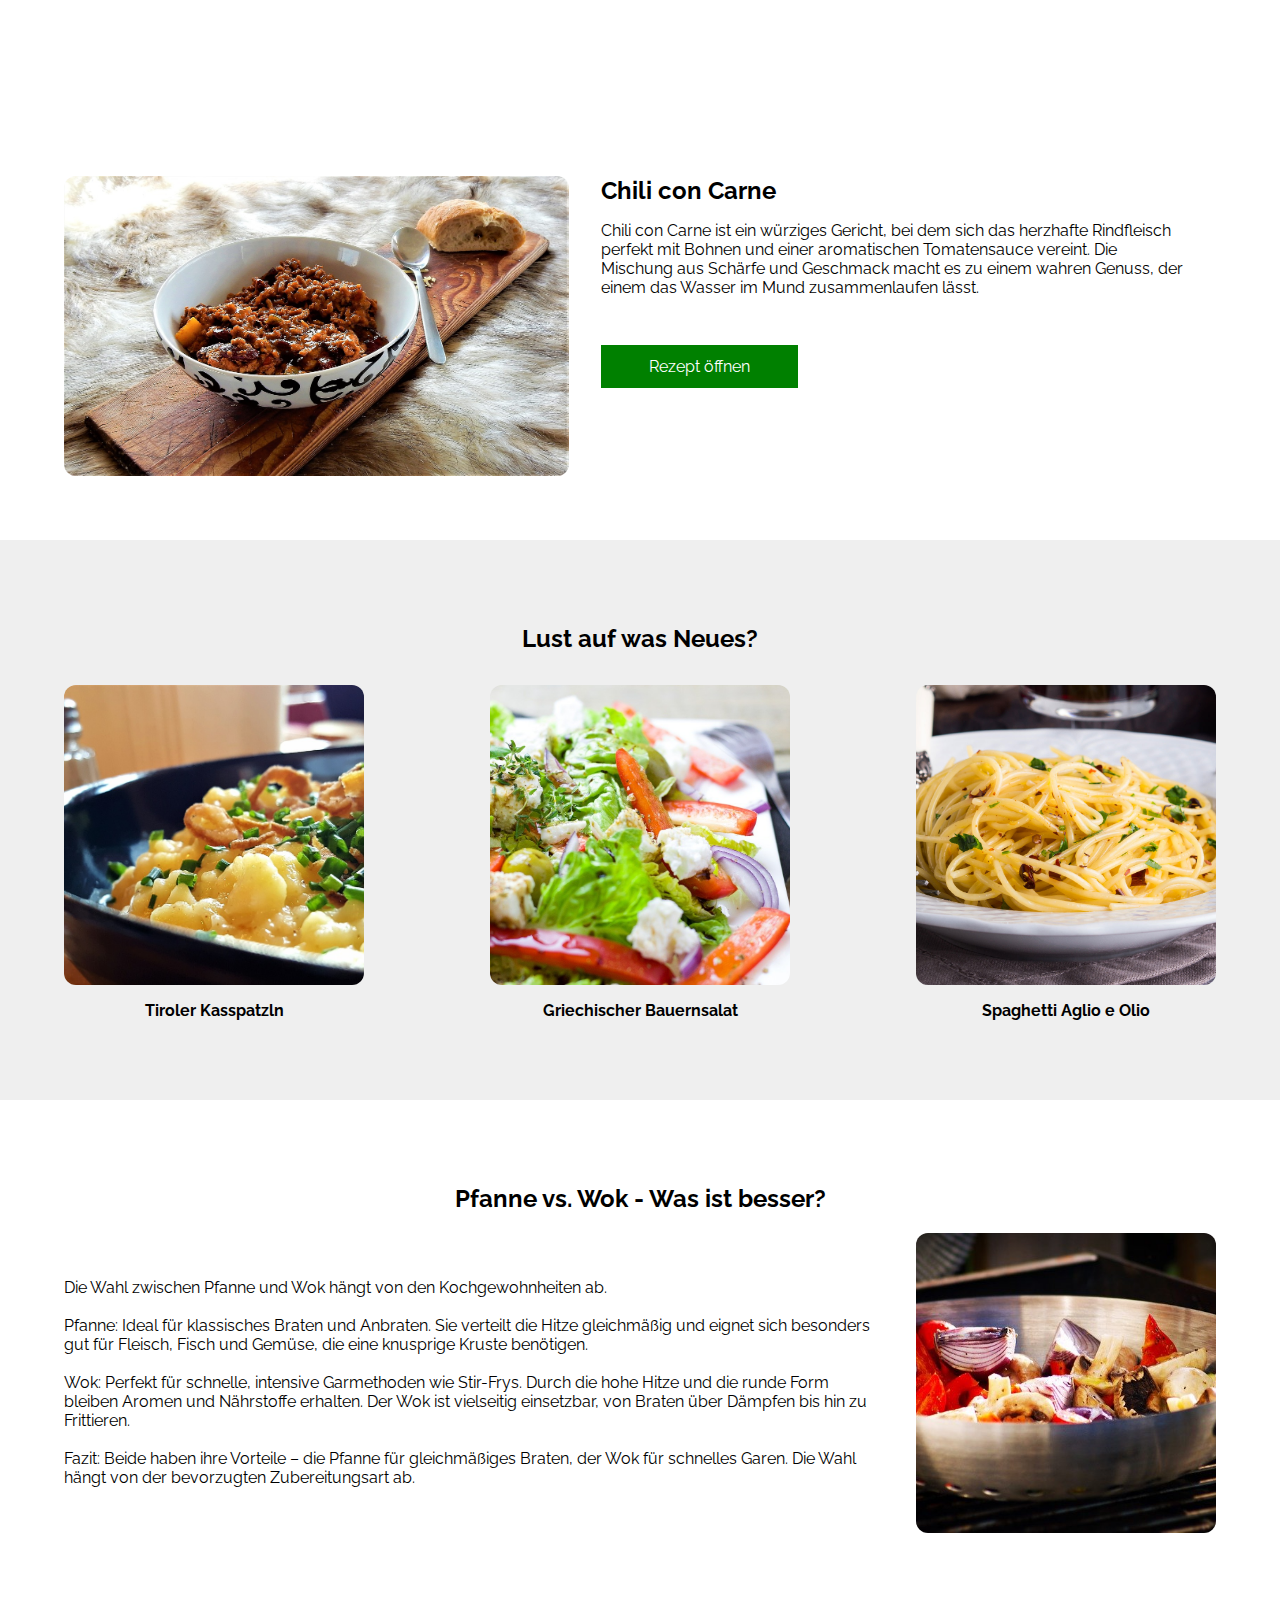
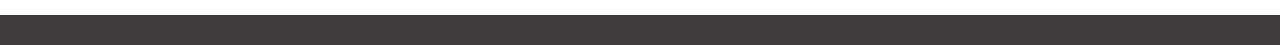
<file: index.html>
<!DOCTYPE html>
<html lang="en">
  <head>
    <meta charset="UTF-8" />
    <meta name="viewport" content="width=device-width, initial-scale=1.0" />
    <title>Kochwelt</title>
    <link rel="stylesheet" href="./css/style.css" />
    <link rel="stylesheet" href="./css/index.css" />
    <link rel="icon" href="./assets/img/logo_small.png" />
    <script
      src="https://code.jquery.com/jquery-3.3.1.js"
      integrity="sha256-2Kok7MbOyxpgUVvAk/HJ2jigOSYS2auK4Pfzbm7uH60="
      crossorigin="anonymous"
    ></script>
    <script>
      $(function () {
        $("#header").load("header.html");
        $("#footer").load("footer.html");
      });
    </script>
  </head>

  <body>
    <!-- HEADER SECTION ######################################################################################################### -->

    <div id="header"></div>

    <!-- MAIN CONTENT SECTION ############################################################################################## -->
    <main>
      <!-- SECTION TOP -->
      <section class="section-top">
        <div class="basicContentWidth">
          <div class="section-top-img-box">
            <a href="chili.html"
              ><img
                class="section-top-img"
                src="./assets/img/chili-con-carne.jpg"
                alt="French Croissant"
            /></a>
          </div>
          <div class="section-top-content-box">
            <h2>Chili con Carne</h2>
            <p>
              Chili con Carne ist ein würziges Gericht, bei dem sich das
              herzhafte Rindfleisch perfekt mit Bohnen und einer aromatischen
              Tomatensauce vereint. Die Mischung aus Schärfe und Geschmack macht
              es zu einem wahren Genuss, der einem das Wasser im Mund
              zusammenlaufen lässt.
            </p>
            <a href="chili.html" class="button-green">Rezept öffnen</a>
          </div>
        </div>
      </section>

      <!-- SECTION MIDDLE -->
      <section class="section-middle">
        <div class="basicContentWidth sectionMiddleFlex">
          <h2>Lust auf was Neues?</h2>
          <div class="food-container">
            <a href="spaetzle.html">
              <div class="food-box">
                <img
                  class="food-image"
                  src="./assets/img/kaesespaetzle.jpg"
                  alt=""
                />
                <p class="food-name">Tiroler Kasspatzln</p>
              </div>
            </a>
            <a href="salat.html">
              <div class="food-box">
                <img class="food-image" src="./assets/img/salad.jpg" alt="" />
                <p class="food-name">Griechischer Bauernsalat</p>
              </div>
            </a>
            <a href="spaghetti.html">
              <div class="food-box">
                <img
                  class="food-image"
                  src="./assets/img/spaghetti-AEO.jpg"
                  alt=""
                />
                <p class="food-name">Spaghetti Aglio e Olio</p>
              </div>
            </a>
          </div>
        </div>
      </section>

      <!-- SECTION BOTTOM -->
      <section class="section-bottom">
        <div class="basicContentWidth sectionBottomFlex">
          <h2>Pfanne vs. Wok - Was ist besser?</h2>
          <div class="sectionBottomContent">
            <p>
              Die Wahl zwischen Pfanne und Wok hängt von den Kochgewohnheiten
              ab.
              <br />
              <br />
              Pfanne: Ideal für klassisches Braten und Anbraten. Sie verteilt
              die Hitze gleichmäßig und eignet sich besonders gut für Fleisch,
              Fisch und Gemüse, die eine knusprige Kruste benötigen.
              <br />
              <br />
              Wok: Perfekt für schnelle, intensive Garmethoden wie Stir-Frys.
              Durch die hohe Hitze und die runde Form bleiben Aromen und
              Nährstoffe erhalten. Der Wok ist vielseitig einsetzbar, von Braten
              über Dämpfen bis hin zu Frittieren.
              <br />
              <br />
              Fazit: Beide haben ihre Vorteile – die Pfanne für gleichmäßiges
              Braten, der Wok für schnelles Garen. Die Wahl hängt von der
              bevorzugten Zubereitungsart ab.
            </p>
            <img class="food-image" src="./assets/img/wok.jpg" alt="" />
          </div>
        </div>
      </section>
    </main>

    <!-- FOOTER SECTION ##################################################################################################### -->
    <footer id="footer"></footer>
  </body>
</html>
</file>
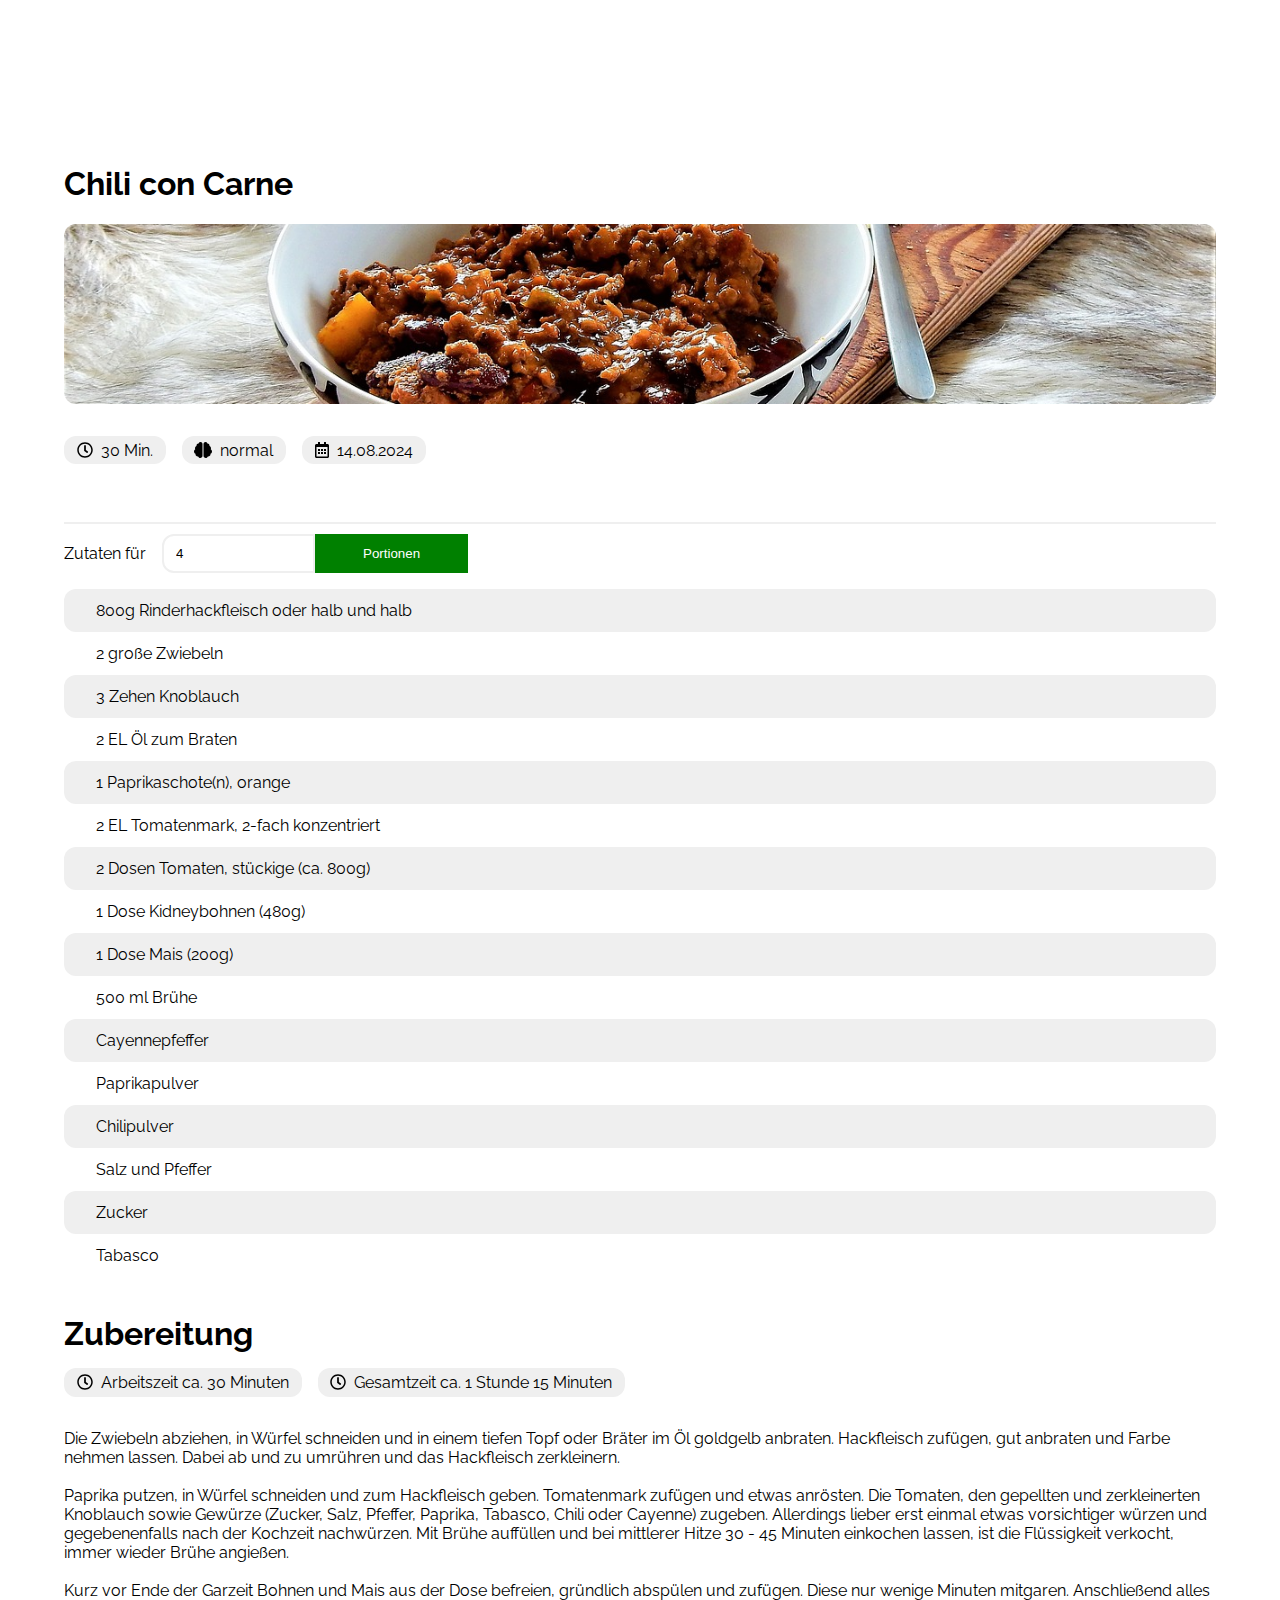
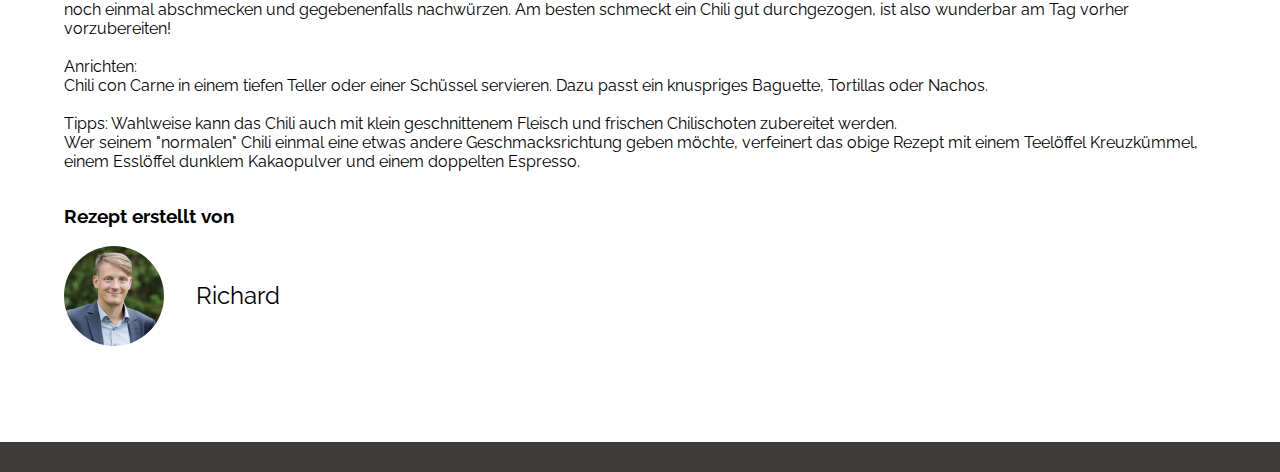
<file: chili.html>
<!DOCTYPE html>
<html lang="en">

<head>
  <meta charset="UTF-8" />
  <meta name="viewport" content="width=device-width, initial-scale=1.0" />
  <title>Kochwelt</title>
  <link rel="stylesheet" href="./css/style.css" />
  <link rel="stylesheet" href="./css/recipeRichard.css" />
  <link rel="icon" href="./assets/img/logo_small.png" />
  <script src="https://code.jquery.com/jquery-3.3.1.js" integrity="sha256-2Kok7MbOyxpgUVvAk/HJ2jigOSYS2auK4Pfzbm7uH60="
    crossorigin="anonymous">
    </script>
  <script>
    $(function () {
      $("#header").load("header.html");
      $("#footer").load("footer.html");
    });
  </script>
</head>

<body>
  <!-- HEADER SECTION ######################################################################################################### -->

  <div id="header"></div>

  <!-- MAIN CONTENT SECTION ############################################################################################## -->
  <main>
    <!-- recipeTopSection -->
    <section class="recipeTopSection basicContentWidth">
      <h1>Chili con Carne</h1>
      <div class="imageBoxRecipeTopSection">
        <img class="imageCover" src="./assets/img/chili-con-carne.jpg" alt="Bild eines köstlichen Bauernsalats" />
      </div>
      <div class="recipeDataContainer">
        <div class="recipeDataBox">
          <img src="./assets/img/clock-regular.svg" alt="Dauer der Zubereitung" />
          <p>30 Min.</p>
        </div>
        <div class="recipeDataBox">
          <img src="./assets/img/brain-solid.svg" alt="Schwierigkeit" />
          <p>normal</p>
        </div>
        <div class="recipeDataBox">
          <img src="./assets/img/calendar-alt-regular.svg" alt="Erstellt am:" />
          <p>14.08.2024</p>
        </div>
      </div>
      <div class="divider"></div>
    </section>

    <!-- recipeMiddleSection -->
    <section class="recipeMiddleSection basicContentWidth">
      <div class="recipeInputPortionContainer">
        <div>Zutaten für</div>
        <input onfocus="enterToCalculat()" type="number" min="1" name="" value="4" id="recipeNumberOfPortion" />
        <button onclick="calculateAmount()" class="button-green">Portionen</button>
      </div>

      <!-- recipeIncredientsList -->
      <ul class="recipeIncredientsList">
        <li class="liCappucino">
          <div id="recipeIncredientsNumber-1"><span>800</span>g Rinderhackfleisch oder halb und halb</div>
        </li>

        <li>
          <div id="recipeIncredientsNumber-2">
            <span>2</span> große Zwiebeln
          </div>
        </li>

        <li class="liCappucino">
          <div id="recipeIncredientsNumber-3"><span>3</span> Zehen Knoblauch</div>
        </li>

        <li>
          <div id="recipeIncredientsNumber-4"><span>2</span> EL Öl zum Braten</div>
        </li>

        <li class="liCappucino">
          <div id="recipeIncredientsNumber-9"><span>1</span> Paprikaschote(n), orange</div>
        </li>

        <li>
          <div id="recipeIncredientsNumber-10"><span>2</span> EL Tomatenmark, 2-fach konzentriert</div>
        </li>

        <li class="liCappucino">
          <div id="recipeIncredientsNumber-5"><span>2</span> Dosen Tomaten, stückige (ca. <span>800</span>g)</div>
        </li>

        <li>
          <div id="recipeIncredientsNumber-6">
            <span>1</span> Dose Kidneybohnen (<span>480</span>g)
          </div>
        </li>

        <li class="liCappucino">
          <div id="recipeIncredientsNumber-7"><span>1</span> Dose Mais (<span>200</span>g)</div>
        </li>

        <li>
          <div id="recipeIncredientsNumber-8"><span>500</span> ml Brühe</div>
        </li>

        <li class="liCappucino">
          <div id="recipeIncredientsNumber-9">Cayennepfeffer</div>
        </li>

        <li>
          <div id="recipeIncredientsNumber-10">Paprikapulver</div>
        </li>

        <li class="liCappucino">
          <div id="recipeIncredientsNumber-5">Chilipulver</div>
        </li>

        <li>
          <div id="recipeIncredientsNumber-6">
            Salz und Pfeffer
          </div>
        </li>

        <li class="liCappucino">
          <div id="recipeIncredientsNumber-7">Zucker</div>
        </li>

        <li>
          <div id="recipeIncredientsNumber-8">Tabasco</div>
        </li>
      </ul>
    </section>

    <!-- recipeBottomSection -->
    <section class="recipeBottomSection basicContentWidth">
      <h1>Zubereitung</h1>
      <!-- recipeDataContainer -->
      <div class="recipeDataContainer">
        <div class="recipeDataBox">
          <img src="./assets/img/clock-regular.svg" alt="Zubereitungsdauer" />
          <p>Arbeitszeit ca. 30 Minuten</p>
        </div>
        <div class="recipeDataBox">
          <img src="./assets/img/clock-regular.svg" alt="Zubereitungsdauer gesamt" />
          <p>Gesamtzeit ca. 1 Stunde 15 Minuten</p>
        </div>
      </div>
      <!-- recipe text -->
      <p>
        Die Zwiebeln abziehen, in Würfel schneiden und in einem tiefen Topf oder Bräter im Öl goldgelb anbraten.
        Hackfleisch zufügen, gut anbraten und Farbe nehmen lassen. Dabei ab und zu umrühren und das Hackfleisch
        zerkleinern.
        <br><br>
        Paprika putzen, in Würfel schneiden und zum Hackfleisch geben. Tomatenmark zufügen und etwas anrösten. Die
        Tomaten, den gepellten und zerkleinerten Knoblauch sowie Gewürze (Zucker, Salz, Pfeffer, Paprika, Tabasco, Chili
        oder Cayenne) zugeben. Allerdings lieber erst einmal etwas vorsichtiger würzen und gegebenenfalls nach der
        Kochzeit nachwürzen. Mit Brühe auffüllen und bei mittlerer Hitze 30 - 45 Minuten einkochen lassen, ist die
        Flüssigkeit verkocht, immer wieder Brühe angießen.
        <br><br>
        Kurz vor Ende der Garzeit Bohnen und Mais aus der Dose befreien, gründlich abspülen und zufügen. Diese nur
        wenige Minuten mitgaren. Anschließend alles noch einmal abschmecken und gegebenenfalls nachwürzen. Am besten
        schmeckt ein Chili gut durchgezogen, ist also wunderbar am Tag vorher vorzubereiten!
        <br><br>
        Anrichten:<br>
        Chili con Carne in einem tiefen Teller oder einer Schüssel servieren. Dazu passt ein knuspriges Baguette,
        Tortillas oder Nachos.
        <br><br>
        Tipps: Wahlweise kann das Chili auch mit klein geschnittenem Fleisch und frischen Chilischoten zubereitet
        werden.<br>
        Wer seinem "normalen" Chili einmal eine etwas andere Geschmacksrichtung geben möchte, verfeinert das obige
        Rezept mit einem Teelöffel Kreuzkümmel, einem Esslöffel dunklem Kakaopulver und einem doppelten Espresso.
      </p>
      <h3>Rezept erstellt von</h3>
      <div class="profileChef">
        <img src="./assets/img/RichardProfilbild.jpg" alt="Profile Image">
        <p>Richard</p>
      </div>
    </section>
  </main>
  <!-- FOOTER SECTION ##################################################################################################### -->
  <footer id="footer"></footer>
</body>
<script src="./js/calculateIncredients.js"></script>

</html>
</file>
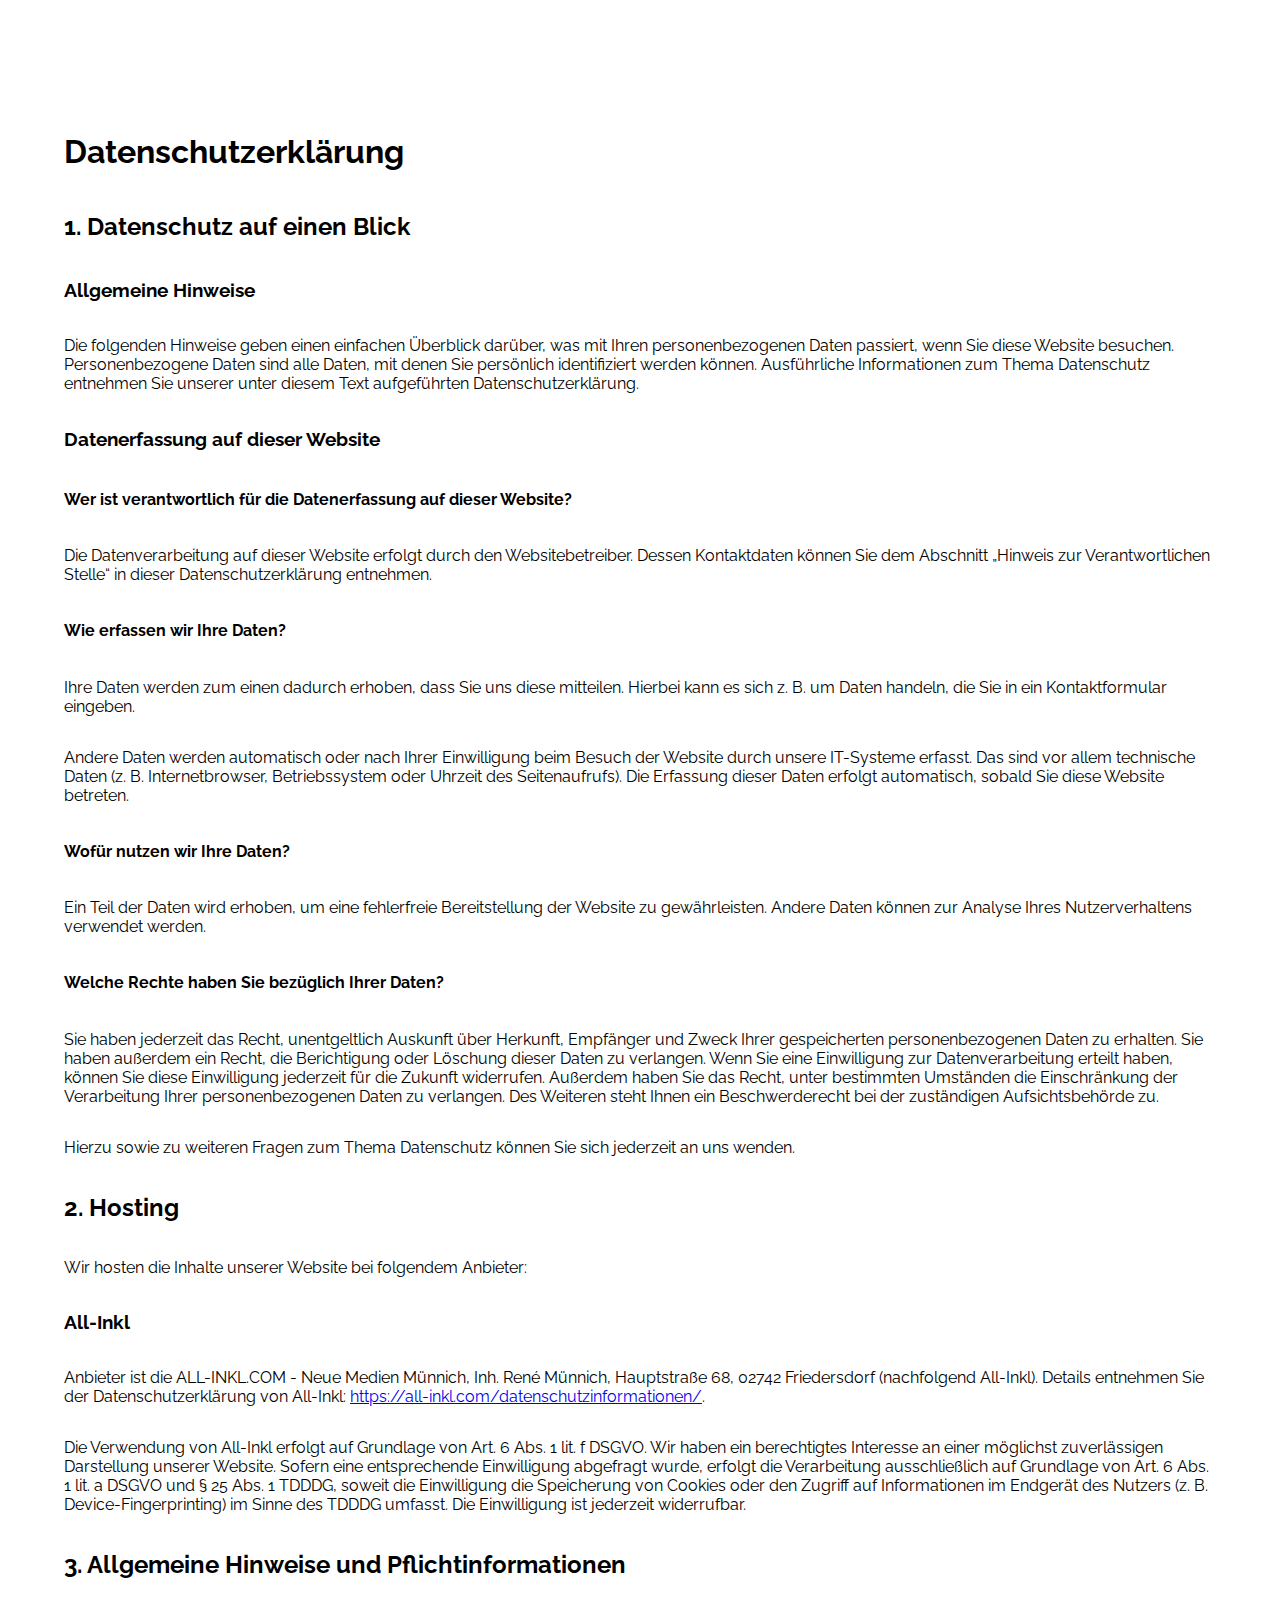
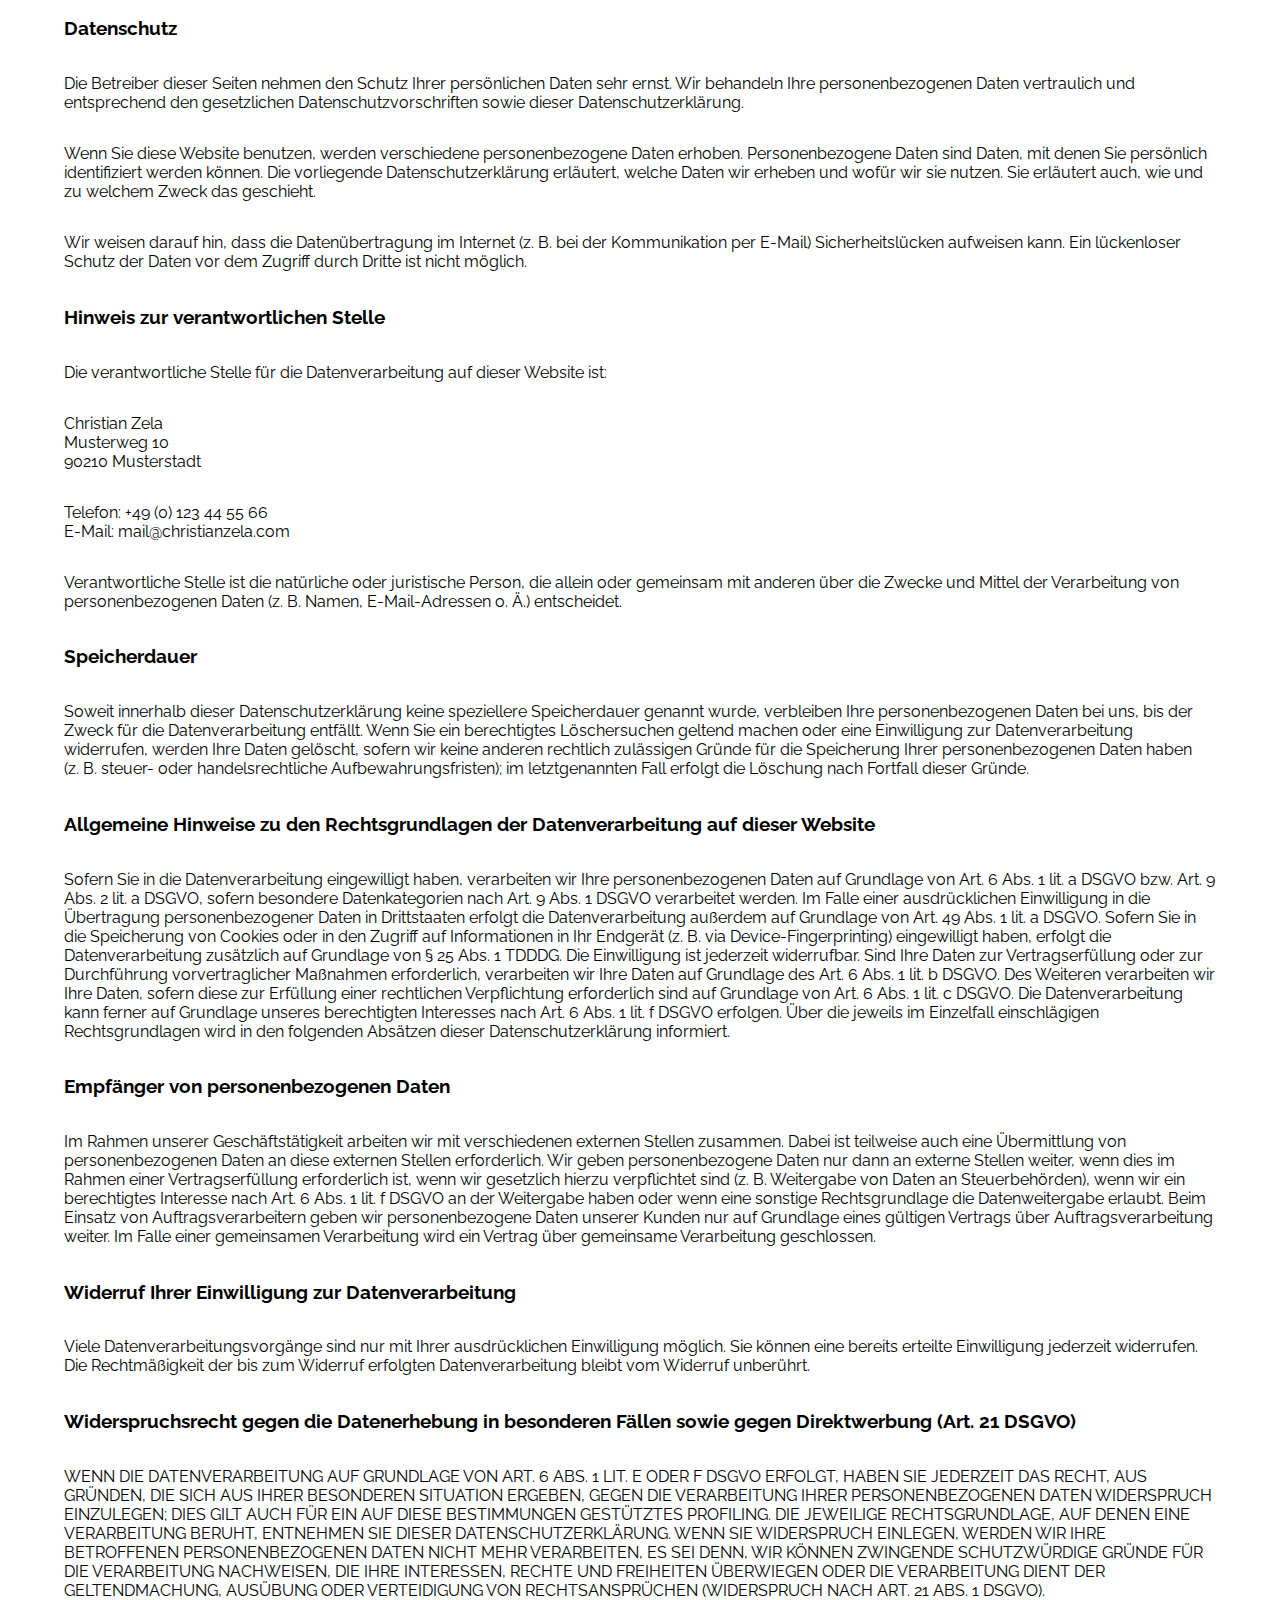
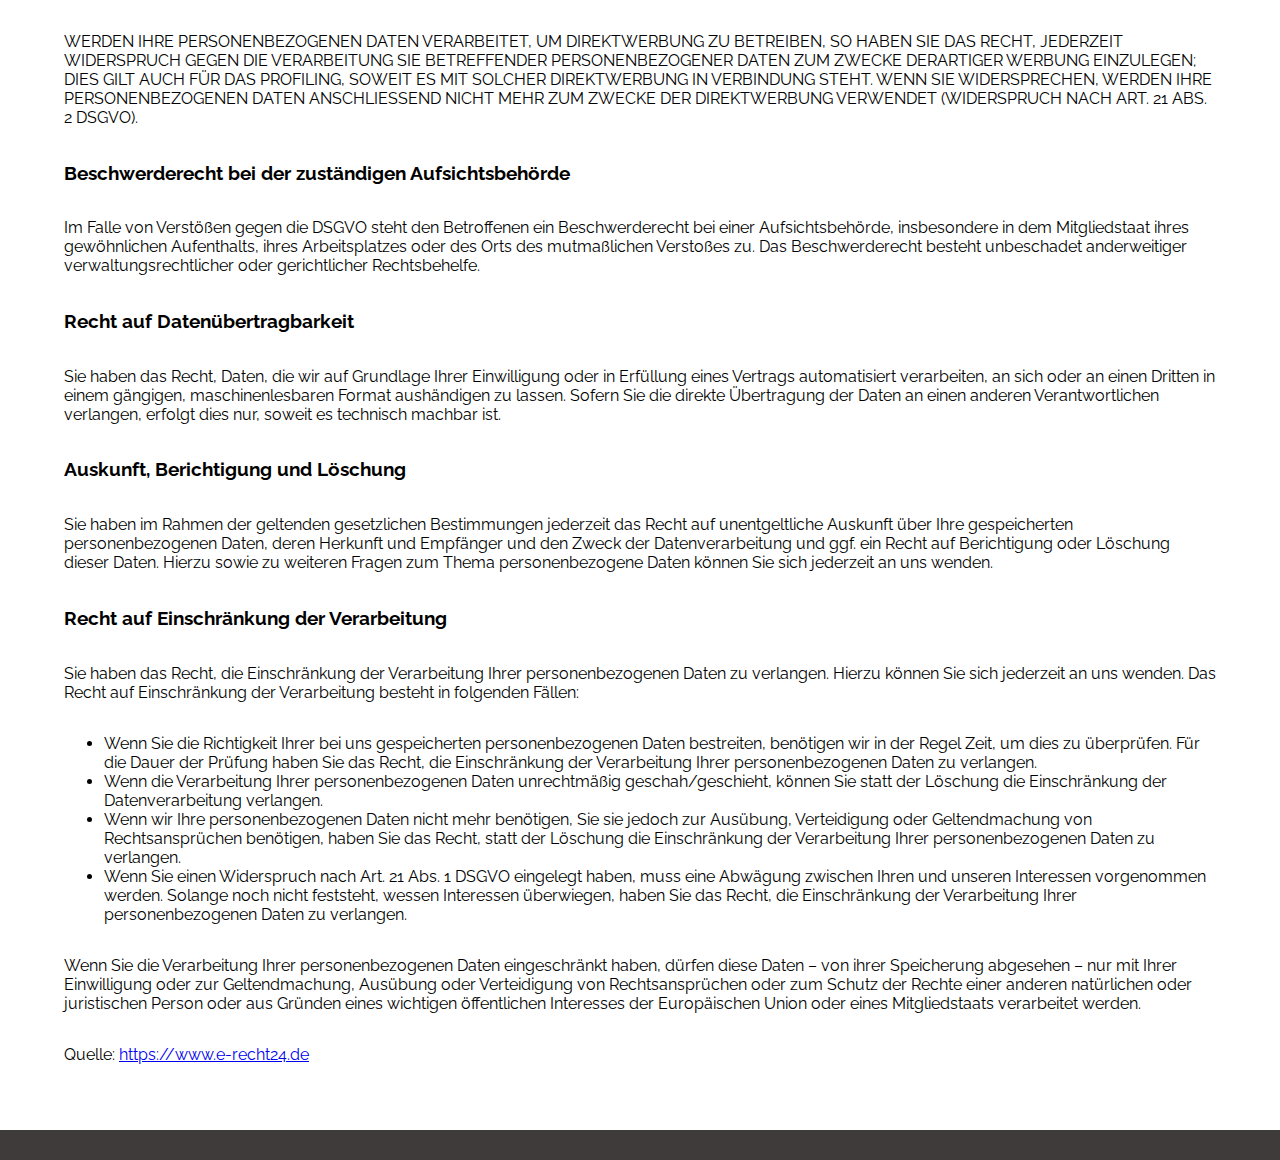
<file: datenschutz.html>
<!DOCTYPE html>
<html lang="en">

<head>
    <meta charset="UTF-8" />
    <meta name="viewport" content="width=device-width, initial-scale=1.0" />
    <title>Kochwelt</title>
    <link rel="stylesheet" href="./css/style.css" />
    <link rel="icon" href="./assets/img/logo_small.png" />
    <script src="https://code.jquery.com/jquery-3.3.1.js"
        integrity="sha256-2Kok7MbOyxpgUVvAk/HJ2jigOSYS2auK4Pfzbm7uH60=" crossorigin="anonymous">
        </script>
    <script>
        $(function () {
            $("#header").load("header.html");
            $("#footer").load("footer.html");
        });
    </script>
</head>

<body>
    <!-- HEADER SECTION ######################################################################################################### -->

    <div id="header"></div>

    <!-- MAIN CONTENT SECTION ############################################################################################## -->
    <main class="main">
        <div style="margin-bottom:50px;" class="basicContentWidth flexColumn">

            <h1>Datenschutz&shy;erkl&auml;rung</h1>
            <h2>1. Datenschutz auf einen Blick</h2>
            <h3>Allgemeine Hinweise</h3>
            <p>Die folgenden Hinweise geben einen einfachen &Uuml;berblick dar&uuml;ber, was mit Ihren personenbezogenen
                Daten passiert, wenn Sie diese Website besuchen. Personenbezogene Daten sind alle Daten, mit denen Sie
                pers&ouml;nlich identifiziert werden k&ouml;nnen. Ausf&uuml;hrliche Informationen zum Thema Datenschutz
                entnehmen Sie unserer unter diesem Text aufgef&uuml;hrten Datenschutzerkl&auml;rung.</p>
            <h3>Datenerfassung auf dieser Website</h3>
            <h4>Wer ist verantwortlich f&uuml;r die Datenerfassung auf dieser Website?</h4>
            <p>Die Datenverarbeitung auf dieser Website erfolgt durch den Websitebetreiber. Dessen Kontaktdaten
                k&ouml;nnen Sie dem Abschnitt &bdquo;Hinweis zur Verantwortlichen Stelle&ldquo; in dieser
                Datenschutzerkl&auml;rung entnehmen.</p>
            <h4>Wie erfassen wir Ihre Daten?</h4>
            <p>Ihre Daten werden zum einen dadurch erhoben, dass Sie uns diese mitteilen. Hierbei kann es sich
                z.&nbsp;B. um Daten handeln, die Sie in ein Kontaktformular eingeben.</p>
            <p>Andere Daten werden automatisch oder nach Ihrer Einwilligung beim Besuch der Website durch unsere
                IT-Systeme erfasst. Das sind vor allem technische Daten (z.&nbsp;B. Internetbrowser, Betriebssystem oder
                Uhrzeit des Seitenaufrufs). Die Erfassung dieser Daten erfolgt automatisch, sobald Sie diese Website
                betreten.</p>
            <h4>Wof&uuml;r nutzen wir Ihre Daten?</h4>
            <p>Ein Teil der Daten wird erhoben, um eine fehlerfreie Bereitstellung der Website zu gew&auml;hrleisten.
                Andere Daten k&ouml;nnen zur Analyse Ihres Nutzerverhaltens verwendet werden.</p>
            <h4>Welche Rechte haben Sie bez&uuml;glich Ihrer Daten?</h4>
            <p>Sie haben jederzeit das Recht, unentgeltlich Auskunft &uuml;ber Herkunft, Empf&auml;nger und Zweck Ihrer
                gespeicherten personenbezogenen Daten zu erhalten. Sie haben au&szlig;erdem ein Recht, die Berichtigung
                oder L&ouml;schung dieser Daten zu verlangen. Wenn Sie eine Einwilligung zur Datenverarbeitung erteilt
                haben, k&ouml;nnen Sie diese Einwilligung jederzeit f&uuml;r die Zukunft widerrufen. Au&szlig;erdem
                haben Sie das Recht, unter bestimmten Umst&auml;nden die Einschr&auml;nkung der Verarbeitung Ihrer
                personenbezogenen Daten zu verlangen. Des Weiteren steht Ihnen ein Beschwerderecht bei der
                zust&auml;ndigen Aufsichtsbeh&ouml;rde zu.</p>
            <p>Hierzu sowie zu weiteren Fragen zum Thema Datenschutz k&ouml;nnen Sie sich jederzeit an uns wenden.</p>
            <h2>2. Hosting</h2>
            <p>Wir hosten die Inhalte unserer Website bei folgendem Anbieter:</p>
            <h3>All-Inkl</h3>
            <p>Anbieter ist die ALL-INKL.COM - Neue Medien M&uuml;nnich, Inh. Ren&eacute; M&uuml;nnich,
                Hauptstra&szlig;e 68, 02742 Friedersdorf (nachfolgend All-Inkl). Details entnehmen Sie der
                Datenschutzerkl&auml;rung von All-Inkl: <a href="https://all-inkl.com/datenschutzinformationen/"
                    target="_blank" rel="noopener noreferrer">https://all-inkl.com/datenschutzinformationen/</a>.</p>
            <p>Die Verwendung von All-Inkl erfolgt auf Grundlage von Art. 6 Abs. 1 lit. f DSGVO. Wir haben ein
                berechtigtes Interesse an einer m&ouml;glichst zuverl&auml;ssigen Darstellung unserer Website. Sofern
                eine entsprechende Einwilligung abgefragt wurde, erfolgt die Verarbeitung ausschlie&szlig;lich auf
                Grundlage von Art. 6 Abs. 1 lit. a DSGVO und &sect; 25 Abs. 1 TDDDG, soweit die Einwilligung die
                Speicherung von Cookies oder den Zugriff auf Informationen im Endger&auml;t des Nutzers (z.&nbsp;B.
                Device-Fingerprinting) im Sinne des TDDDG umfasst. Die Einwilligung ist jederzeit widerrufbar.</p>

            <h2>3. Allgemeine Hinweise und Pflicht&shy;informationen</h2>
            <h3>Datenschutz</h3>
            <p>Die Betreiber dieser Seiten nehmen den Schutz Ihrer pers&ouml;nlichen Daten sehr ernst. Wir behandeln
                Ihre personenbezogenen Daten vertraulich und entsprechend den gesetzlichen Datenschutzvorschriften sowie
                dieser Datenschutzerkl&auml;rung.</p>
            <p>Wenn Sie diese Website benutzen, werden verschiedene personenbezogene Daten erhoben. Personenbezogene
                Daten sind Daten, mit denen Sie pers&ouml;nlich identifiziert werden k&ouml;nnen. Die vorliegende
                Datenschutzerkl&auml;rung erl&auml;utert, welche Daten wir erheben und wof&uuml;r wir sie nutzen. Sie
                erl&auml;utert auch, wie und zu welchem Zweck das geschieht.</p>
            <p>Wir weisen darauf hin, dass die Daten&uuml;bertragung im Internet (z.&nbsp;B. bei der Kommunikation per
                E-Mail) Sicherheitsl&uuml;cken aufweisen kann. Ein l&uuml;ckenloser Schutz der Daten vor dem Zugriff
                durch Dritte ist nicht m&ouml;glich.</p>
            <h3>Hinweis zur verantwortlichen Stelle</h3>
            <p>Die verantwortliche Stelle f&uuml;r die Datenverarbeitung auf dieser Website ist:</p>
            <p>Christian Zela<br />
                Musterweg 10<br />
                90210 Musterstadt</p>

            <p>Telefon: +49 (0) 123 44 55 66<br />
                E-Mail: mail@christianzela.com</p>
            <p>Verantwortliche Stelle ist die nat&uuml;rliche oder juristische Person, die allein oder gemeinsam mit
                anderen &uuml;ber die Zwecke und Mittel der Verarbeitung von personenbezogenen Daten (z.&nbsp;B. Namen,
                E-Mail-Adressen o. &Auml;.) entscheidet.</p>

            <h3>Speicherdauer</h3>
            <p>Soweit innerhalb dieser Datenschutzerkl&auml;rung keine speziellere Speicherdauer genannt wurde,
                verbleiben Ihre personenbezogenen Daten bei uns, bis der Zweck f&uuml;r die Datenverarbeitung
                entf&auml;llt. Wenn Sie ein berechtigtes L&ouml;schersuchen geltend machen oder eine Einwilligung zur
                Datenverarbeitung widerrufen, werden Ihre Daten gel&ouml;scht, sofern wir keine anderen rechtlich
                zul&auml;ssigen Gr&uuml;nde f&uuml;r die Speicherung Ihrer personenbezogenen Daten haben (z.&nbsp;B.
                steuer- oder handelsrechtliche Aufbewahrungsfristen); im letztgenannten Fall erfolgt die L&ouml;schung
                nach Fortfall dieser Gr&uuml;nde.</p>
            <h3>Allgemeine Hinweise zu den Rechtsgrundlagen der Datenverarbeitung auf dieser Website</h3>
            <p>Sofern Sie in die Datenverarbeitung eingewilligt haben, verarbeiten wir Ihre personenbezogenen Daten auf
                Grundlage von Art. 6 Abs. 1 lit. a DSGVO bzw. Art. 9 Abs. 2 lit. a DSGVO, sofern besondere
                Datenkategorien nach Art. 9 Abs. 1 DSGVO verarbeitet werden. Im Falle einer ausdr&uuml;cklichen
                Einwilligung in die &Uuml;bertragung personenbezogener Daten in Drittstaaten erfolgt die
                Datenverarbeitung au&szlig;erdem auf Grundlage von Art. 49 Abs. 1 lit. a DSGVO. Sofern Sie in die
                Speicherung von Cookies oder in den Zugriff auf Informationen in Ihr Endger&auml;t (z.&nbsp;B. via
                Device-Fingerprinting) eingewilligt haben, erfolgt die Datenverarbeitung zus&auml;tzlich auf Grundlage
                von &sect; 25 Abs. 1 TDDDG. Die Einwilligung ist jederzeit widerrufbar. Sind Ihre Daten zur
                Vertragserf&uuml;llung oder zur Durchf&uuml;hrung vorvertraglicher Ma&szlig;nahmen erforderlich,
                verarbeiten wir Ihre Daten auf Grundlage des Art. 6 Abs. 1 lit. b DSGVO. Des Weiteren verarbeiten wir
                Ihre Daten, sofern diese zur Erf&uuml;llung einer rechtlichen Verpflichtung erforderlich sind auf
                Grundlage von Art. 6 Abs. 1 lit. c DSGVO. Die Datenverarbeitung kann ferner auf Grundlage unseres
                berechtigten Interesses nach Art. 6 Abs. 1 lit. f DSGVO erfolgen. &Uuml;ber die jeweils im Einzelfall
                einschl&auml;gigen Rechtsgrundlagen wird in den folgenden Abs&auml;tzen dieser Datenschutzerkl&auml;rung
                informiert.</p>
            <h3>Empfänger von personenbezogenen Daten</h3>
            <p>Im Rahmen unserer Gesch&auml;ftst&auml;tigkeit arbeiten wir mit verschiedenen externen Stellen zusammen.
                Dabei ist teilweise auch eine &Uuml;bermittlung von personenbezogenen Daten an diese externen Stellen
                erforderlich. Wir geben personenbezogene Daten nur dann an externe Stellen weiter, wenn dies im Rahmen
                einer Vertragserf&uuml;llung erforderlich ist, wenn wir gesetzlich hierzu verpflichtet sind (z.&nbsp;B.
                Weitergabe von Daten an Steuerbeh&ouml;rden), wenn wir ein berechtigtes Interesse nach Art. 6 Abs. 1
                lit. f DSGVO an der Weitergabe haben oder wenn eine sonstige Rechtsgrundlage die Datenweitergabe
                erlaubt. Beim Einsatz von Auftragsverarbeitern geben wir personenbezogene Daten unserer Kunden nur auf
                Grundlage eines g&uuml;ltigen Vertrags &uuml;ber Auftragsverarbeitung weiter. Im Falle einer gemeinsamen
                Verarbeitung wird ein Vertrag &uuml;ber gemeinsame Verarbeitung geschlossen.</p>
            <h3>Widerruf Ihrer Einwilligung zur Datenverarbeitung</h3>
            <p>Viele Datenverarbeitungsvorg&auml;nge sind nur mit Ihrer ausdr&uuml;cklichen Einwilligung m&ouml;glich.
                Sie k&ouml;nnen eine bereits erteilte Einwilligung jederzeit widerrufen. Die Rechtm&auml;&szlig;igkeit
                der bis zum Widerruf erfolgten Datenverarbeitung bleibt vom Widerruf unber&uuml;hrt.</p>
            <h3>Widerspruchsrecht gegen die Datenerhebung in besonderen F&auml;llen sowie gegen Direktwerbung (Art. 21
                DSGVO)</h3>
            <p>WENN DIE DATENVERARBEITUNG AUF GRUNDLAGE VON ART. 6 ABS. 1 LIT. E ODER F DSGVO ERFOLGT, HABEN SIE
                JEDERZEIT DAS RECHT, AUS GR&Uuml;NDEN, DIE SICH AUS IHRER BESONDEREN SITUATION ERGEBEN, GEGEN DIE
                VERARBEITUNG IHRER PERSONENBEZOGENEN DATEN WIDERSPRUCH EINZULEGEN; DIES GILT AUCH F&Uuml;R EIN AUF DIESE
                BESTIMMUNGEN GEST&Uuml;TZTES PROFILING. DIE JEWEILIGE RECHTSGRUNDLAGE, AUF DENEN EINE VERARBEITUNG
                BERUHT, ENTNEHMEN SIE DIESER DATENSCHUTZERKL&Auml;RUNG. WENN SIE WIDERSPRUCH EINLEGEN, WERDEN WIR IHRE
                BETROFFENEN PERSONENBEZOGENEN DATEN NICHT MEHR VERARBEITEN, ES SEI DENN, WIR K&Ouml;NNEN ZWINGENDE
                SCHUTZW&Uuml;RDIGE GR&Uuml;NDE F&Uuml;R DIE VERARBEITUNG NACHWEISEN, DIE IHRE INTERESSEN, RECHTE UND
                FREIHEITEN &Uuml;BERWIEGEN ODER DIE VERARBEITUNG DIENT DER GELTENDMACHUNG, AUS&Uuml;BUNG ODER
                VERTEIDIGUNG VON RECHTSANSPR&Uuml;CHEN (WIDERSPRUCH NACH ART. 21 ABS. 1 DSGVO).</p>
            <p>WERDEN IHRE PERSONENBEZOGENEN DATEN VERARBEITET, UM DIREKTWERBUNG ZU BETREIBEN, SO HABEN SIE DAS RECHT,
                JEDERZEIT WIDERSPRUCH GEGEN DIE VERARBEITUNG SIE BETREFFENDER PERSONENBEZOGENER DATEN ZUM ZWECKE
                DERARTIGER WERBUNG EINZULEGEN; DIES GILT AUCH F&Uuml;R DAS PROFILING, SOWEIT ES MIT SOLCHER
                DIREKTWERBUNG IN VERBINDUNG STEHT. WENN SIE WIDERSPRECHEN, WERDEN IHRE PERSONENBEZOGENEN DATEN
                ANSCHLIESSEND NICHT MEHR ZUM ZWECKE DER DIREKTWERBUNG VERWENDET (WIDERSPRUCH NACH ART. 21 ABS. 2 DSGVO).
            </p>
            <h3>Beschwerde&shy;recht bei der zust&auml;ndigen Aufsichts&shy;beh&ouml;rde</h3>
            <p>Im Falle von Verst&ouml;&szlig;en gegen die DSGVO steht den Betroffenen ein Beschwerderecht bei einer
                Aufsichtsbeh&ouml;rde, insbesondere in dem Mitgliedstaat ihres gew&ouml;hnlichen Aufenthalts, ihres
                Arbeitsplatzes oder des Orts des mutma&szlig;lichen Versto&szlig;es zu. Das Beschwerderecht besteht
                unbeschadet anderweitiger verwaltungsrechtlicher oder gerichtlicher Rechtsbehelfe.</p>
            <h3>Recht auf Daten&shy;&uuml;bertrag&shy;barkeit</h3>
            <p>Sie haben das Recht, Daten, die wir auf Grundlage Ihrer Einwilligung oder in Erf&uuml;llung eines
                Vertrags automatisiert verarbeiten, an sich oder an einen Dritten in einem g&auml;ngigen,
                maschinenlesbaren Format aush&auml;ndigen zu lassen. Sofern Sie die direkte &Uuml;bertragung der Daten
                an einen anderen Verantwortlichen verlangen, erfolgt dies nur, soweit es technisch machbar ist.</p>
            <h3>Auskunft, Berichtigung und L&ouml;schung</h3>
            <p>Sie haben im Rahmen der geltenden gesetzlichen Bestimmungen jederzeit das Recht auf unentgeltliche
                Auskunft &uuml;ber Ihre gespeicherten personenbezogenen Daten, deren Herkunft und Empf&auml;nger und den
                Zweck der Datenverarbeitung und ggf. ein Recht auf Berichtigung oder L&ouml;schung dieser Daten. Hierzu
                sowie zu weiteren Fragen zum Thema personenbezogene Daten k&ouml;nnen Sie sich jederzeit an uns wenden.
            </p>
            <h3>Recht auf Einschr&auml;nkung der Verarbeitung</h3>
            <p>Sie haben das Recht, die Einschr&auml;nkung der Verarbeitung Ihrer personenbezogenen Daten zu verlangen.
                Hierzu k&ouml;nnen Sie sich jederzeit an uns wenden. Das Recht auf Einschr&auml;nkung der Verarbeitung
                besteht in folgenden F&auml;llen:</p>
            <ul>
                <li>Wenn Sie die Richtigkeit Ihrer bei uns gespeicherten personenbezogenen Daten bestreiten,
                    ben&ouml;tigen wir in der Regel Zeit, um dies zu &uuml;berpr&uuml;fen. F&uuml;r die Dauer der
                    Pr&uuml;fung haben Sie das Recht, die Einschr&auml;nkung der Verarbeitung Ihrer personenbezogenen
                    Daten zu verlangen.</li>
                <li>Wenn die Verarbeitung Ihrer personenbezogenen Daten unrechtm&auml;&szlig;ig geschah/geschieht,
                    k&ouml;nnen Sie statt der L&ouml;schung die Einschr&auml;nkung der Datenverarbeitung verlangen.</li>
                <li>Wenn wir Ihre personenbezogenen Daten nicht mehr ben&ouml;tigen, Sie sie jedoch zur Aus&uuml;bung,
                    Verteidigung oder Geltendmachung von Rechtsanspr&uuml;chen ben&ouml;tigen, haben Sie das Recht,
                    statt der L&ouml;schung die Einschr&auml;nkung der Verarbeitung Ihrer personenbezogenen Daten zu
                    verlangen.</li>
                <li>Wenn Sie einen Widerspruch nach Art. 21 Abs. 1 DSGVO eingelegt haben, muss eine Abw&auml;gung
                    zwischen Ihren und unseren Interessen vorgenommen werden. Solange noch nicht feststeht, wessen
                    Interessen &uuml;berwiegen, haben Sie das Recht, die Einschr&auml;nkung der Verarbeitung Ihrer
                    personenbezogenen Daten zu verlangen.</li>
            </ul>
            <p>Wenn Sie die Verarbeitung Ihrer personenbezogenen Daten eingeschr&auml;nkt haben, d&uuml;rfen diese Daten
                &ndash; von ihrer Speicherung abgesehen &ndash; nur mit Ihrer Einwilligung oder zur Geltendmachung,
                Aus&uuml;bung oder Verteidigung von Rechtsanspr&uuml;chen oder zum Schutz der Rechte einer anderen
                nat&uuml;rlichen oder juristischen Person oder aus Gr&uuml;nden eines wichtigen &ouml;ffentlichen
                Interesses der Europ&auml;ischen Union oder eines Mitgliedstaats verarbeitet werden.</p>
            <p>Quelle: <a href="https://www.e-recht24.de">https://www.e-recht24.de</a></p>

        </div>
    </main>

    <!-- FOOTER SECTION ##################################################################################################### -->
    <footer id="footer"></footer>
</body>

</html>
</file>
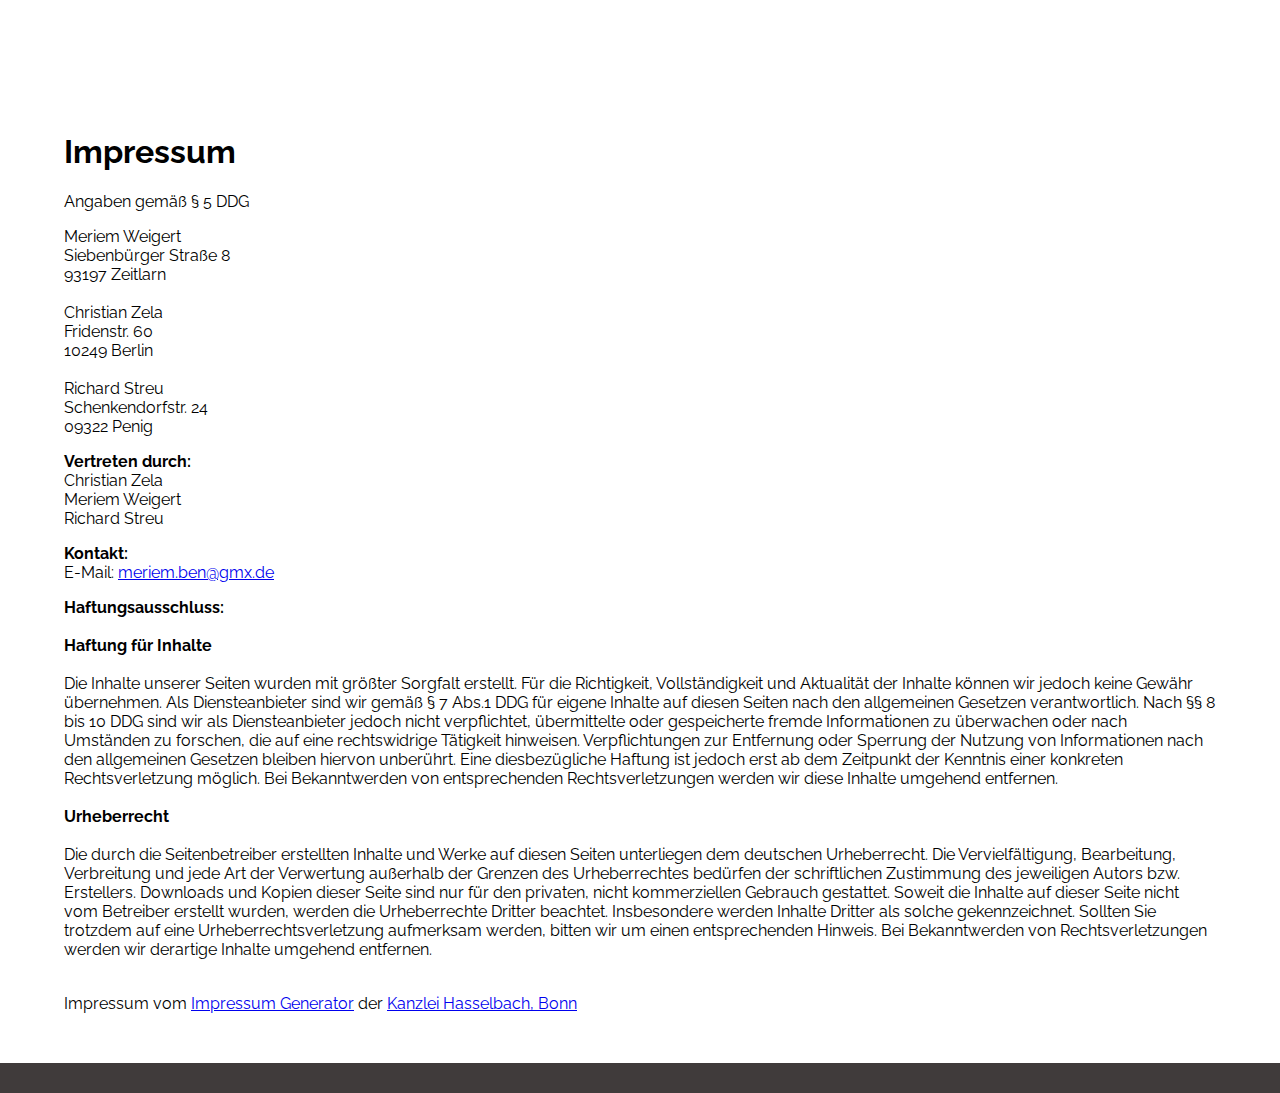
<file: impressum.html>
<!DOCTYPE html>
<html lang="en">

<head>
  <meta charset="UTF-8" />
  <meta name="viewport" content="width=device-width, initial-scale=1.0" />
  <title>Kochwelt</title>
  <link rel="stylesheet" href="./css/style.css" />
  <link rel="icon" href="./assets/img/logo_small.png" />
  <script src="https://code.jquery.com/jquery-3.3.1.js" integrity="sha256-2Kok7MbOyxpgUVvAk/HJ2jigOSYS2auK4Pfzbm7uH60="
    crossorigin="anonymous">
    </script>
  <script>
    $(function () {
      $("#header").load("header.html");
      $("#footer").load("footer.html");
    });
  </script>
</head>

<body>
  <!-- HEADER SECTION ######################################################################################################### -->

  <div id="header"></div>

  <!-- MAIN CONTENT SECTION ############################################################################################## -->
  <main class="main">
    <div style="margin-bottom:50px;" class="basicContentWidth">

      <div class='impressum'>
        <h1>Impressum</h1>
        <p>Angaben gemäß § 5 DDG</p>
        <p>Meriem Weigert <br>
          Siebenbürger Straße 8<br>
          93197 Zeitlarn <br>
          <br>
          Christian Zela<br>
          Fridenstr. 60 <br>
          10249 Berlin <br>
          <br>
          Richard Streu <br>
          Schenkendorfstr. 24 <br>
          09322 Penig
        </p>
        <p> <strong>Vertreten durch: </strong><br>
          Christian Zela<br>
          Meriem Weigert<br>
          Richard Streu<br>
        </p>
        <p><strong>Kontakt:</strong> <br>
          E-Mail: <a href='mailto:meriem.ben@gmx.de'>meriem.ben@gmx.de</a></br></p>
        <p><strong>Haftungsausschluss: </strong><br><br><strong>Haftung für Inhalte</strong><br><br>
          Die Inhalte unserer Seiten wurden mit größter Sorgfalt erstellt. Für die Richtigkeit, Vollständigkeit und
          Aktualität der Inhalte können wir jedoch keine Gewähr übernehmen. Als Diensteanbieter sind wir gemäß § 7 Abs.1
          DDG für eigene Inhalte auf diesen Seiten nach den allgemeinen Gesetzen verantwortlich. Nach §§ 8 bis 10 DDG
          sind wir als Diensteanbieter jedoch nicht verpflichtet, übermittelte oder gespeicherte fremde Informationen zu
          überwachen oder nach Umständen zu forschen, die auf eine rechtswidrige Tätigkeit hinweisen. Verpflichtungen
          zur Entfernung oder Sperrung der Nutzung von Informationen nach den allgemeinen Gesetzen bleiben hiervon
          unberührt. Eine diesbezügliche Haftung ist jedoch erst ab dem Zeitpunkt der Kenntnis einer konkreten
          Rechtsverletzung möglich. Bei Bekanntwerden von entsprechenden Rechtsverletzungen werden wir diese Inhalte
          umgehend entfernen.<br><br><strong>Urheberrecht</strong><br><br>
          Die durch die Seitenbetreiber erstellten Inhalte und Werke auf diesen Seiten unterliegen dem deutschen
          Urheberrecht. Die Vervielfältigung, Bearbeitung, Verbreitung und jede Art der Verwertung außerhalb der Grenzen
          des Urheberrechtes bedürfen der schriftlichen Zustimmung des jeweiligen Autors bzw. Erstellers. Downloads und
          Kopien dieser Seite sind nur für den privaten, nicht kommerziellen Gebrauch gestattet. Soweit die Inhalte auf
          dieser Seite nicht vom Betreiber erstellt wurden, werden die Urheberrechte Dritter beachtet. Insbesondere
          werden Inhalte Dritter als solche gekennzeichnet. Sollten Sie trotzdem auf eine Urheberrechtsverletzung
          aufmerksam werden, bitten wir um einen entsprechenden Hinweis. Bei Bekanntwerden von Rechtsverletzungen werden
          wir derartige Inhalte umgehend entfernen.</p><br>
        Impressum vom <a href="https://www.impressum-generator.de">Impressum Generator</a> der <a
          href="https://www.kanzlei-hasselbach.de/standorte/bonn/" rel="nofollow">Kanzlei Hasselbach, Bonn</a>
      </div>
    </div>
  </main>

  <!-- FOOTER SECTION ##################################################################################################### -->
  <footer id="footer"></footer>
</body>

</html>
</file>
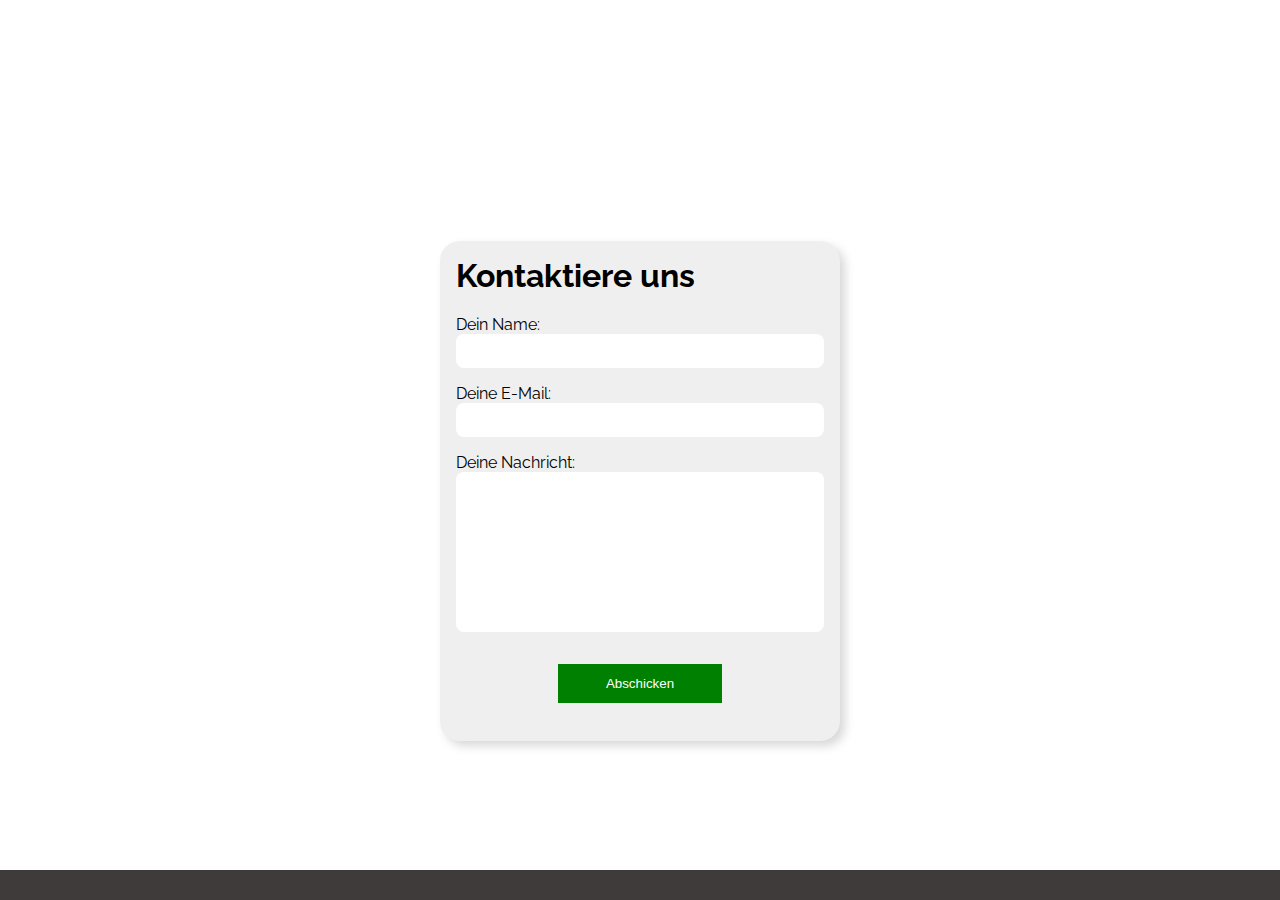
<file: kontakt.html>
<!DOCTYPE html>
<html lang="en">
  <head>
    <meta charset="UTF-8" />
    <meta name="viewport" content="width=device-width, initial-scale=1.0" />
    <title>Kochwelt</title>
    <link rel="stylesheet" href="./css/style.css" />
    <link rel="stylesheet" href="./css/kontakt.css" />
    <link rel="icon" href="./assets/img/logo_small.png" />
    <script
      src="https://code.jquery.com/jquery-3.3.1.js"
      integrity="sha256-2Kok7MbOyxpgUVvAk/HJ2jigOSYS2auK4Pfzbm7uH60="
      crossorigin="anonymous"
    ></script>
    <script>
      $(function () {
        $("#header").load("header.html");
        $("#footer").load("footer.html");
      });
    </script>
  </head>

  <body>
    <!-- HEADER SECTION ######################################################################################################### -->
    <div id="header"></div>

    <!-- MAIN CONTENT SECTION ############################################################################################## -->
    <main class="main displayFlex">
      <div class="basicContentWidth contact-align">
        <div class="messageAfterContact displayNone">
          <h1 class="form-headline">Danke für deine Nachricht</h1>
          <div class="countdownContainer">
            <div class="countdown opacityZero">3</div>
          </div>
        </div>
        <div class="contact-form-container">
          <h1 class="form-headline">Kontaktiere uns</h1>
          <form class="form-box" onsubmit="sendMail(event)">
            <label for="name">Dein Name:</label>
            <input type="text" name="name" id="name" required />
            <label for="email">Deine E-Mail:</label>
            <input type="email" name="email" id="email" required />
            <label for="message">Deine Nachricht:</label>
            <textarea name="message" id="message" required></textarea>
            <div class="formButtonBox">
              <button id="formSubmitBtn" type="submit">Abschicken</button>
            </div>
          </form>
        </div>
      </div>
    </main>

    <!-- FOOTER SECTION ##################################################################################################### -->
    <footer id="footer"></footer>

    <script src="./js/kontakt.js"></script>
  </body>
</html>
</file>
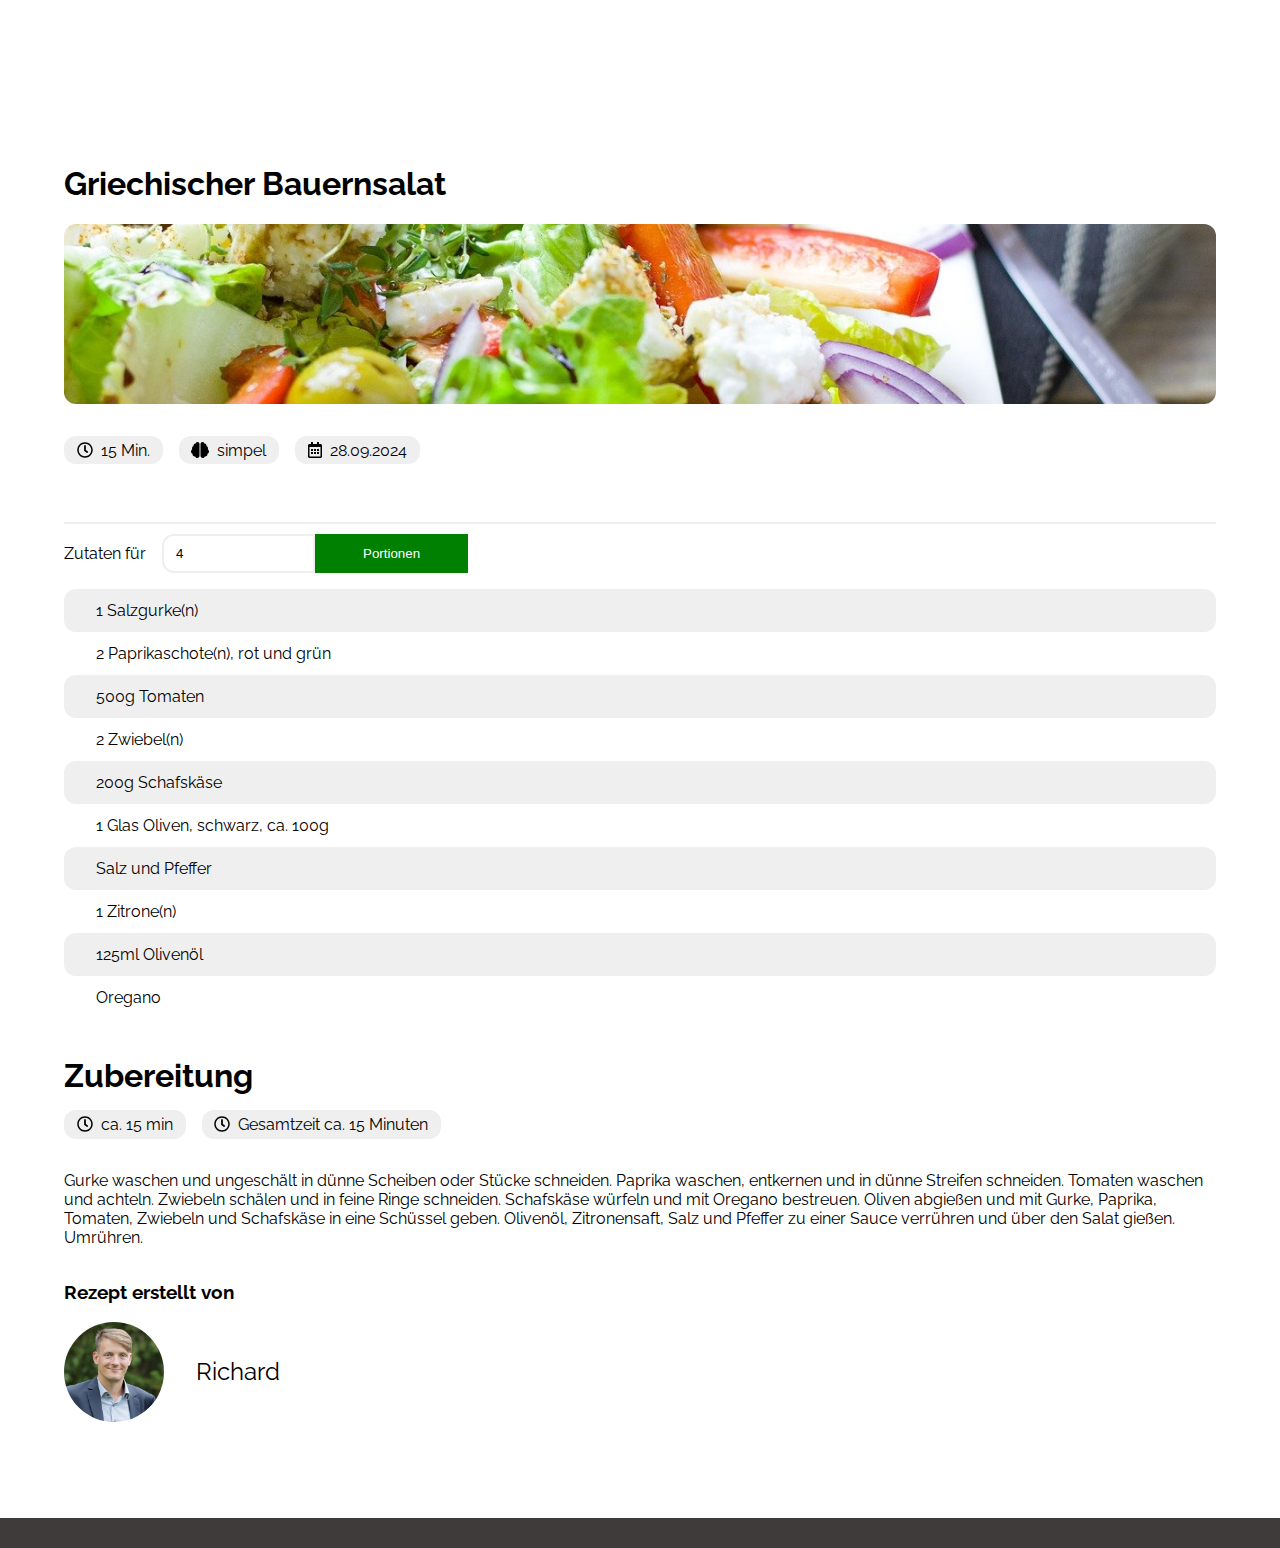
<file: recipeRichard.html>
<!DOCTYPE html>
<html lang="en">

<head>
  <meta charset="UTF-8" />
  <meta name="viewport" content="width=device-width, initial-scale=1.0" />
  <title>Kochwelt</title>
  <link rel="stylesheet" href="./css/style.css" />
  <link rel="stylesheet" href="./css/recipeRichard.css" />
  <link rel="icon" href="./assets/img/logo_small.png" />
  <script src="https://code.jquery.com/jquery-3.3.1.js" integrity="sha256-2Kok7MbOyxpgUVvAk/HJ2jigOSYS2auK4Pfzbm7uH60="
    crossorigin="anonymous">
    </script>
  <script>
    $(function () {
      $("#header").load("header.html");
      $("#footer").load("footer.html");
    });
  </script>
</head>

<body>
  <!-- HEADER SECTION ######################################################################################################### -->

  <div id="header"></div>


  <!-- MAIN CONTENT SECTION ############################################################################################## -->
  <main>
    <!-- recipeTopSection -->
    <section class="recipeTopSection basicContentWidth">
      <h1>Griechischer Bauernsalat</h1>
      <div class="imageBoxRecipeTopSection">
        <img class="imageCover" src="./assets/img/salad.jpg" alt="Bild eines köstlichen Bauernsalats" />
      </div>
      <div class="recipeDataContainer">
        <div class="recipeDataBox">
          <img src="./assets/img/clock-regular.svg" alt="Dauer der Zubereitung" />
          <p>15 Min.</p>
        </div>
        <div class="recipeDataBox">
          <img src="./assets/img/brain-solid.svg" alt="Schwierigkeit" />
          <p>simpel</p>
        </div>
        <div class="recipeDataBox">
          <img src="./assets/img/calendar-alt-regular.svg" alt="Erstellt am:" />
          <p>28.09.2024</p>
        </div>
      </div>
      <div class="divider"></div>
    </section>

    <!-- recipeMiddleSection -->
    <section class="recipeMiddleSection basicContentWidth">
      <div class="recipeInputPortionContainer">
        <div>Zutaten für</div>
        <input onfocus="enterToCalculat()" type="number" min="1" name="" value="4" id="recipeNumberOfPortion" />
        <button onclick="calculateAmount()" class="button-green">Portionen</button>
      </div>

      <!-- recipeIncredientsList -->
      <ul class="recipeIncredientsList">
        <li class="liCappucino">
          <div id="recipeIncredientsNumber-1"><span>1</span> Salzgurke(n)</div>
        </li>

        <li>
          <div id="recipeIncredientsNumber-2">
            <span>2</span> Paprikaschote(n), rot und grün
          </div>
        </li>

        <li class="liCappucino">
          <div id="recipeIncredientsNumber-3"><span>500</span>g Tomaten</div>
        </li>

        <li>
          <div id="recipeIncredientsNumber-4"><span>2</span> Zwiebel(n)</div>
        </li>

        <li class="liCappucino">
          <div id="recipeIncredientsNumber-5"><span>200</span>g Schafskäse</div>
        </li>

        <li>
          <div id="recipeIncredientsNumber-6">
            <span>1</span> Glas Oliven, schwarz, ca. <span>100</span>g
          </div>
        </li>

        <li class="liCappucino">
          <div id="recipeIncredientsNumber-7">Salz und Pfeffer</div>
        </li>

        <li>
          <div id="recipeIncredientsNumber-8"><span>1</span> Zitrone(n)</div>
        </li>

        <li class="liCappucino">
          <div id="recipeIncredientsNumber-9"><span>125</span>ml Olivenöl</div>
        </li>

        <li>
          <div id="recipeIncredientsNumber-10">Oregano</div>
        </li>
      </ul>
    </section>

    <!-- recipeBottomSection -->
    <section class="recipeBottomSection basicContentWidth">
      <h1>Zubereitung</h1>
      <!-- recipeDataContainer -->
      <div class="recipeDataContainer">
        <div class="recipeDataBox">
          <img src="./assets/img/clock-regular.svg" alt="Zubereitungsdauer" />
          <p>ca. 15 min</p>
        </div>
        <div class="recipeDataBox">
          <img src="./assets/img/clock-regular.svg" alt="Zubereitungsdauer gesamt" />
          <p>Gesamtzeit ca. 15 Minuten</p>
        </div>
      </div>
      <!-- recipe text -->
      <p>
        Gurke waschen und ungeschält in dünne Scheiben oder Stücke schneiden. Paprika waschen, entkernen und in dünne
        Streifen schneiden. Tomaten waschen und achteln. Zwiebeln schälen und in feine Ringe schneiden. Schafskäse
        würfeln und mit Oregano bestreuen. Oliven abgießen und mit Gurke, Paprika, Tomaten, Zwiebeln und Schafskäse in
        eine Schüssel geben. Olivenöl, Zitronensaft, Salz und Pfeffer zu einer Sauce verrühren und über den Salat
        gießen. Umrühren.
      </p>
      <h3>Rezept erstellt von</h3>
      <div class="profileChef">
        <img src="./assets/img/RichardProfilbild.jpg" alt="Profile Image">
        <p>Richard</p>
      </div>
    </section>
  </main>
  <!-- FOOTER SECTION ##################################################################################################### -->
  <footer id="footer"></footer>

</body>
<!-- <script src="./js/calculateIncredients.js"></script> -->

</html>
</file>
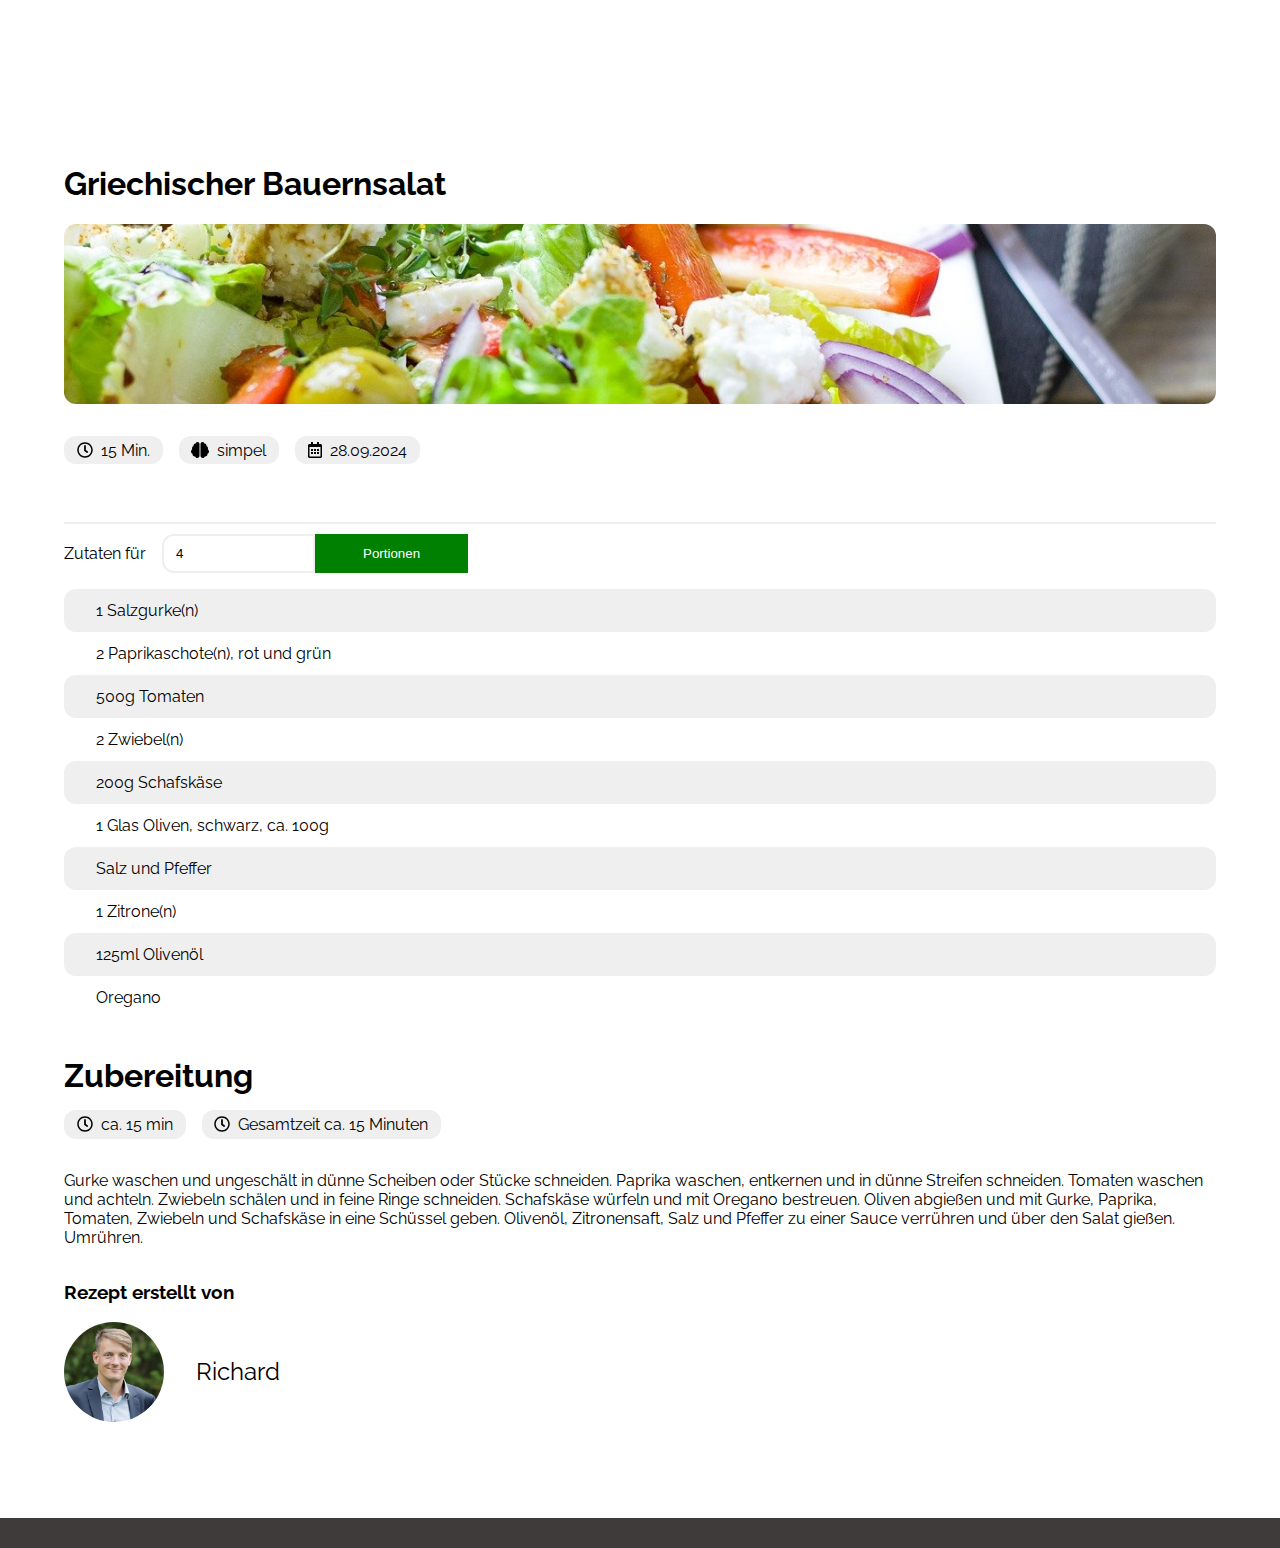
<file: salat.html>
<!DOCTYPE html>
<html lang="en">

<head>
  <meta charset="UTF-8" />
  <meta name="viewport" content="width=device-width, initial-scale=1.0" />
  <title>Kochwelt</title>
  <link rel="stylesheet" href="./css/style.css" />
  <link rel="stylesheet" href="./css/recipeRichard.css" />
  <link rel="icon" href="./assets/img/logo_small.png" />
  <script src="https://code.jquery.com/jquery-3.3.1.js" integrity="sha256-2Kok7MbOyxpgUVvAk/HJ2jigOSYS2auK4Pfzbm7uH60="
    crossorigin="anonymous">
    </script>
  <script>
    $(function () {
      $("#header").load("header.html");
      $("#footer").load("footer.html");
    });
  </script>
</head>

<body>
  <!-- HEADER SECTION ######################################################################################################### -->

  <div id="header"></div>


  <!-- MAIN CONTENT SECTION ############################################################################################## -->
  <main>
    <!-- recipeTopSection -->
    <section class="recipeTopSection basicContentWidth">
      <h1>Griechischer Bauernsalat</h1>
      <div class="imageBoxRecipeTopSection">
        <img class="imageCover" src="./assets/img/salad.jpg" alt="Bild eines köstlichen Bauernsalats" />
      </div>
      <div class="recipeDataContainer">
        <div class="recipeDataBox">
          <img src="./assets/img/clock-regular.svg" alt="Dauer der Zubereitung" />
          <p>15 Min.</p>
        </div>
        <div class="recipeDataBox">
          <img src="./assets/img/brain-solid.svg" alt="Schwierigkeit" />
          <p>simpel</p>
        </div>
        <div class="recipeDataBox">
          <img src="./assets/img/calendar-alt-regular.svg" alt="Erstellt am:" />
          <p>28.09.2024</p>
        </div>
      </div>
      <div class="divider"></div>
    </section>

    <!-- recipeMiddleSection -->
    <section class="recipeMiddleSection basicContentWidth">
      <div class="recipeInputPortionContainer">
        <div>Zutaten für</div>
        <input onfocus="enterToCalculat()" type="number" min="1" name="" value="4" id="recipeNumberOfPortion" />
        <button onclick="calculateAmount()" class="button-green">Portionen</button>
      </div>

      <!-- recipeIncredientsList -->
      <ul class="recipeIncredientsList">
        <li class="liCappucino">
          <div id="recipeIncredientsNumber-1"><span>1</span> Salzgurke(n)</div>
        </li>

        <li>
          <div id="recipeIncredientsNumber-2">
            <span>2</span> Paprikaschote(n), rot und grün
          </div>
        </li>

        <li class="liCappucino">
          <div id="recipeIncredientsNumber-3"><span>500</span>g Tomaten</div>
        </li>

        <li>
          <div id="recipeIncredientsNumber-4"><span>2</span> Zwiebel(n)</div>
        </li>

        <li class="liCappucino">
          <div id="recipeIncredientsNumber-5"><span>200</span>g Schafskäse</div>
        </li>

        <li>
          <div id="recipeIncredientsNumber-6">
            <span>1</span> Glas Oliven, schwarz, ca. <span>100</span>g
          </div>
        </li>

        <li class="liCappucino">
          <div id="recipeIncredientsNumber-7">Salz und Pfeffer</div>
        </li>

        <li>
          <div id="recipeIncredientsNumber-8"><span>1</span> Zitrone(n)</div>
        </li>

        <li class="liCappucino">
          <div id="recipeIncredientsNumber-9"><span>125</span>ml Olivenöl</div>
        </li>

        <li>
          <div id="recipeIncredientsNumber-10">Oregano</div>
        </li>
      </ul>
    </section>

    <!-- recipeBottomSection -->
    <section class="recipeBottomSection basicContentWidth">
      <h1>Zubereitung</h1>
      <!-- recipeDataContainer -->
      <div class="recipeDataContainer">
        <div class="recipeDataBox">
          <img src="./assets/img/clock-regular.svg" alt="Zubereitungsdauer" />
          <p>ca. 15 min</p>
        </div>
        <div class="recipeDataBox">
          <img src="./assets/img/clock-regular.svg" alt="Zubereitungsdauer gesamt" />
          <p>Gesamtzeit ca. 15 Minuten</p>
        </div>
      </div>
      <!-- recipe text -->
      <p>
        Gurke waschen und ungeschält in dünne Scheiben oder Stücke schneiden. Paprika waschen, entkernen und in dünne
        Streifen schneiden. Tomaten waschen und achteln. Zwiebeln schälen und in feine Ringe schneiden. Schafskäse
        würfeln und mit Oregano bestreuen. Oliven abgießen und mit Gurke, Paprika, Tomaten, Zwiebeln und Schafskäse in
        eine Schüssel geben. Olivenöl, Zitronensaft, Salz und Pfeffer zu einer Sauce verrühren und über den Salat
        gießen. Umrühren.
      </p>
      <h3>Rezept erstellt von</h3>
      <div class="profileChef">
        <img src="./assets/img/RichardProfilbild.jpg" alt="Profile Image">
        <p>Richard</p>
      </div>
    </section>
  </main>
  <!-- FOOTER SECTION ##################################################################################################### -->
  <footer id="footer"></footer>

</body>
<script src="./js/calculateIncredients.js"></script>

</html>
</file>
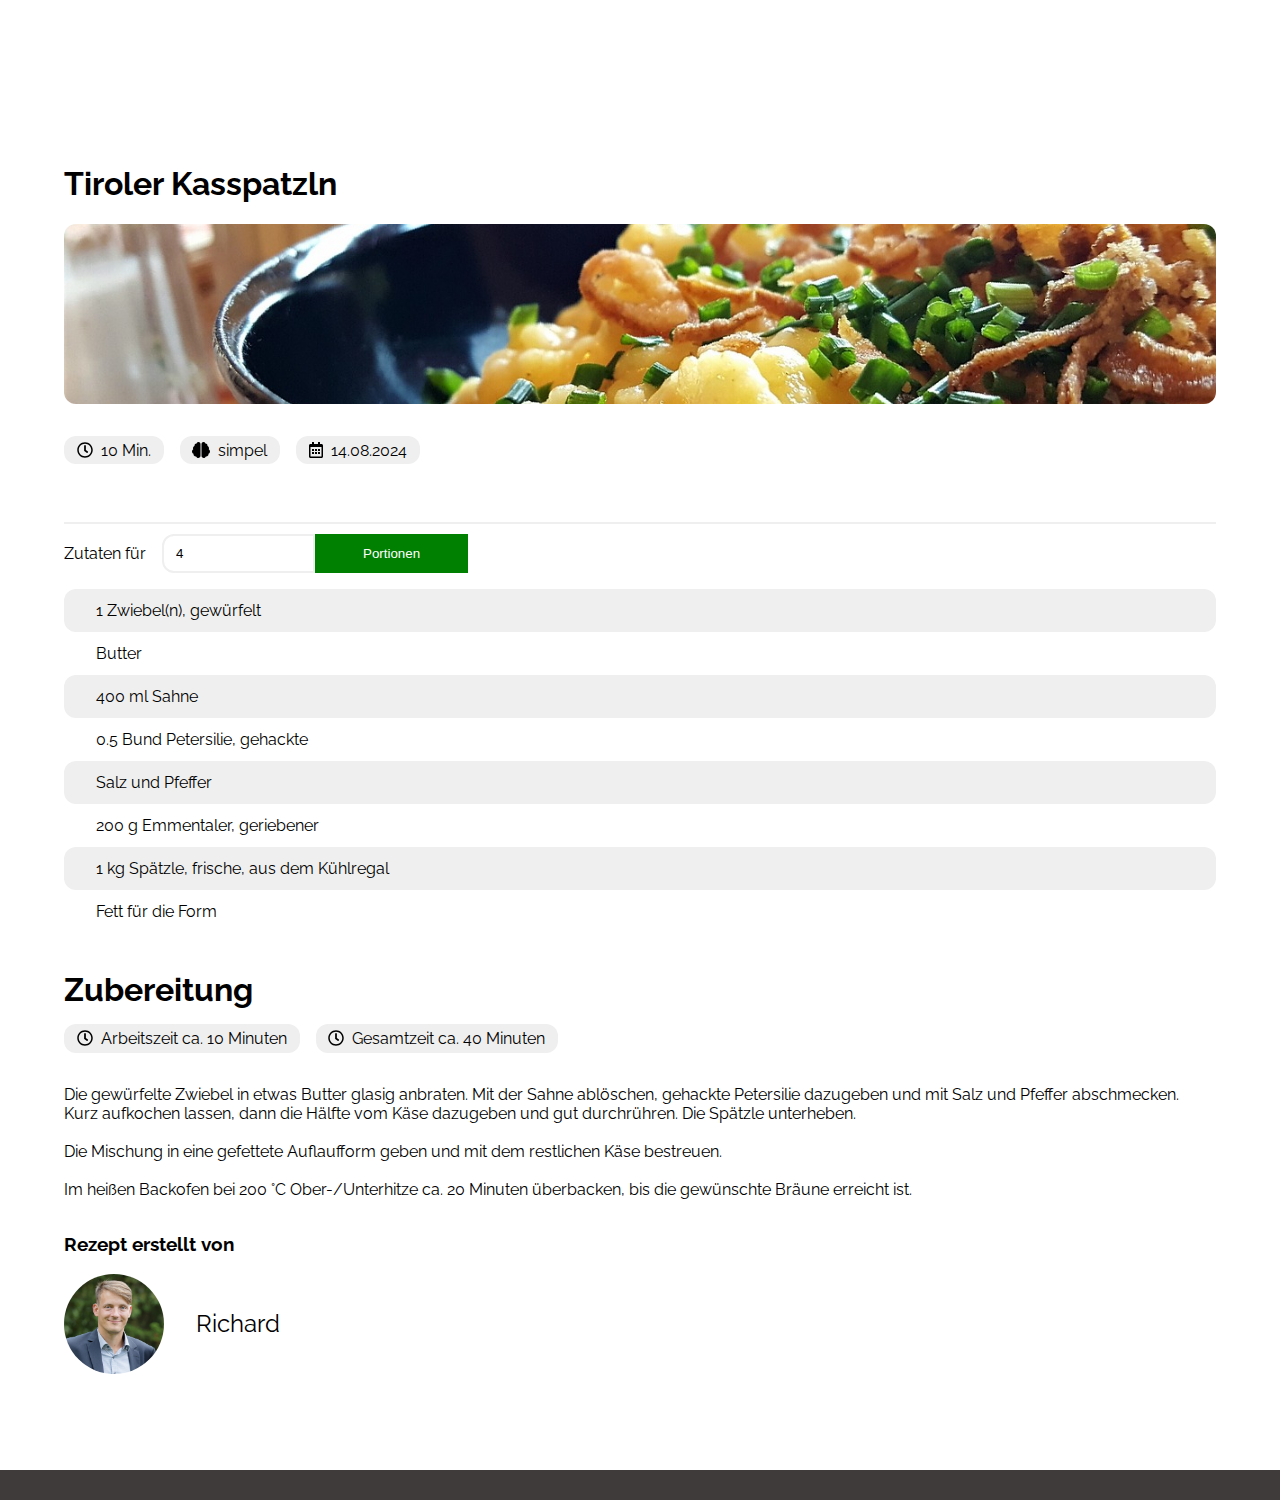
<file: spaetzle.html>
<!DOCTYPE html>
<html lang="en">

<head>
  <meta charset="UTF-8" />
  <meta name="viewport" content="width=device-width, initial-scale=1.0" />
  <title>Kochwelt</title>
  <link rel="stylesheet" href="./css/style.css" />
  <link rel="stylesheet" href="./css/recipeRichard.css" />
  <link rel="icon" href="./assets/img/logo_small.png" />
  <script src="https://code.jquery.com/jquery-3.3.1.js" integrity="sha256-2Kok7MbOyxpgUVvAk/HJ2jigOSYS2auK4Pfzbm7uH60="
    crossorigin="anonymous">
    </script>
  <script>
    $(function () {
      $("#header").load("header.html");
      $("#footer").load("footer.html");
    });
  </script>
</head>

<body>
  <!-- HEADER SECTION ######################################################################################################### -->

  <div id="header"></div>

  <!-- MAIN CONTENT SECTION ############################################################################################## -->
  <main>
    <!-- recipeTopSection -->
    <section class="recipeTopSection basicContentWidth">
      <h1>Tiroler Kasspatzln</h1>
      <div class="imageBoxRecipeTopSection">
        <img class="imageCover" src="./assets/img/kaesespaetzle.jpg" alt="Bild eines köstlichen Bauernsalats" />
      </div>
      <div class="recipeDataContainer">
        <div class="recipeDataBox">
          <img src="./assets/img/clock-regular.svg" alt="Dauer der Zubereitung" />
          <p>10 Min.</p>
        </div>
        <div class="recipeDataBox">
          <img src="./assets/img/brain-solid.svg" alt="Schwierigkeit" />
          <p>simpel</p>
        </div>
        <div class="recipeDataBox">
          <img src="./assets/img/calendar-alt-regular.svg" alt="Erstellt am:" />
          <p>14.08.2024</p>
        </div>
      </div>
      <div class="divider"></div>
    </section>

    <!-- recipeMiddleSection -->
    <section class="recipeMiddleSection basicContentWidth">
      <div class="recipeInputPortionContainer">
        <div>Zutaten für</div>
        <input onfocus="enterToCalculat()" type="number" min="1" name="" value="4" id="recipeNumberOfPortion" />
        <button onclick="calculateAmount()" class="button-green">Portionen</button>
      </div>

      <!-- recipeIncredientsList -->
      <ul class="recipeIncredientsList">
        <li class="liCappucino">
          <div id="recipeIncredientsNumber-1"><span>1</span> Zwiebel(n), gewürfelt</div>
        </li>

        <li>
          <div id="recipeIncredientsNumber-2">
            Butter
          </div>
        </li>

        <li class="liCappucino">
          <div id="recipeIncredientsNumber-3"><span>400</span> ml Sahne</div>
        </li>

        <li>
          <div id="recipeIncredientsNumber-4"><span>0.5</span> Bund Petersilie, gehackte</div>
        </li>

        <li class="liCappucino">
          <div id="recipeIncredientsNumber-5">Salz und Pfeffer</div>
        </li>

        <li>
          <div id="recipeIncredientsNumber-6">
            <span>200</span> g Emmentaler, geriebener
          </div>
        </li>

        <li class="liCappucino">
          <div id="recipeIncredientsNumber-7"><span>1</span> kg Spätzle, frische, aus dem Kühlregal</div>
        </li>

        <li>
          <div id="recipeIncredientsNumber-8">Fett für die Form</div>
        </li>

      </ul>
    </section>

    <!-- recipeBottomSection -->
    <section class="recipeBottomSection basicContentWidth">
      <h1>Zubereitung</h1>
      <!-- recipeDataContainer -->
      <div class="recipeDataContainer">
        <div class="recipeDataBox">
          <img src="./assets/img/clock-regular.svg" alt="Zubereitungsdauer" />
          <p>Arbeitszeit ca. 10 Minuten</p>
        </div>
        <div class="recipeDataBox">
          <img src="./assets/img/clock-regular.svg" alt="Zubereitungsdauer gesamt" />
          <p>Gesamtzeit ca. 40 Minuten</p>
        </div>
      </div>
      <!-- recipe text -->
      <p>
        Die gewürfelte Zwiebel in etwas Butter glasig anbraten. Mit der Sahne ablöschen, gehackte Petersilie dazugeben
        und mit Salz und Pfeffer abschmecken. Kurz aufkochen lassen, dann die Hälfte vom Käse dazugeben und gut
        durchrühren. Die Spätzle unterheben.
        <br><br>
        Die Mischung in eine gefettete Auflaufform geben und mit dem restlichen Käse bestreuen.
        <br><br>
        Im heißen Backofen bei 200 °C Ober-/Unterhitze ca. 20 Minuten überbacken, bis die gewünschte Bräune erreicht
        ist.
      </p>
      <h3>Rezept erstellt von</h3>
      <div class="profileChef">
        <img src="./assets/img/RichardProfilbild.jpg" alt="Profile Image">
        <p>Richard</p>
      </div>
    </section>
  </main>
  <!-- FOOTER SECTION ##################################################################################################### -->
  <footer id="footer"></footer>
</body>
<script src="./js/calculateIncredients.js"></script>

</html>
</file>
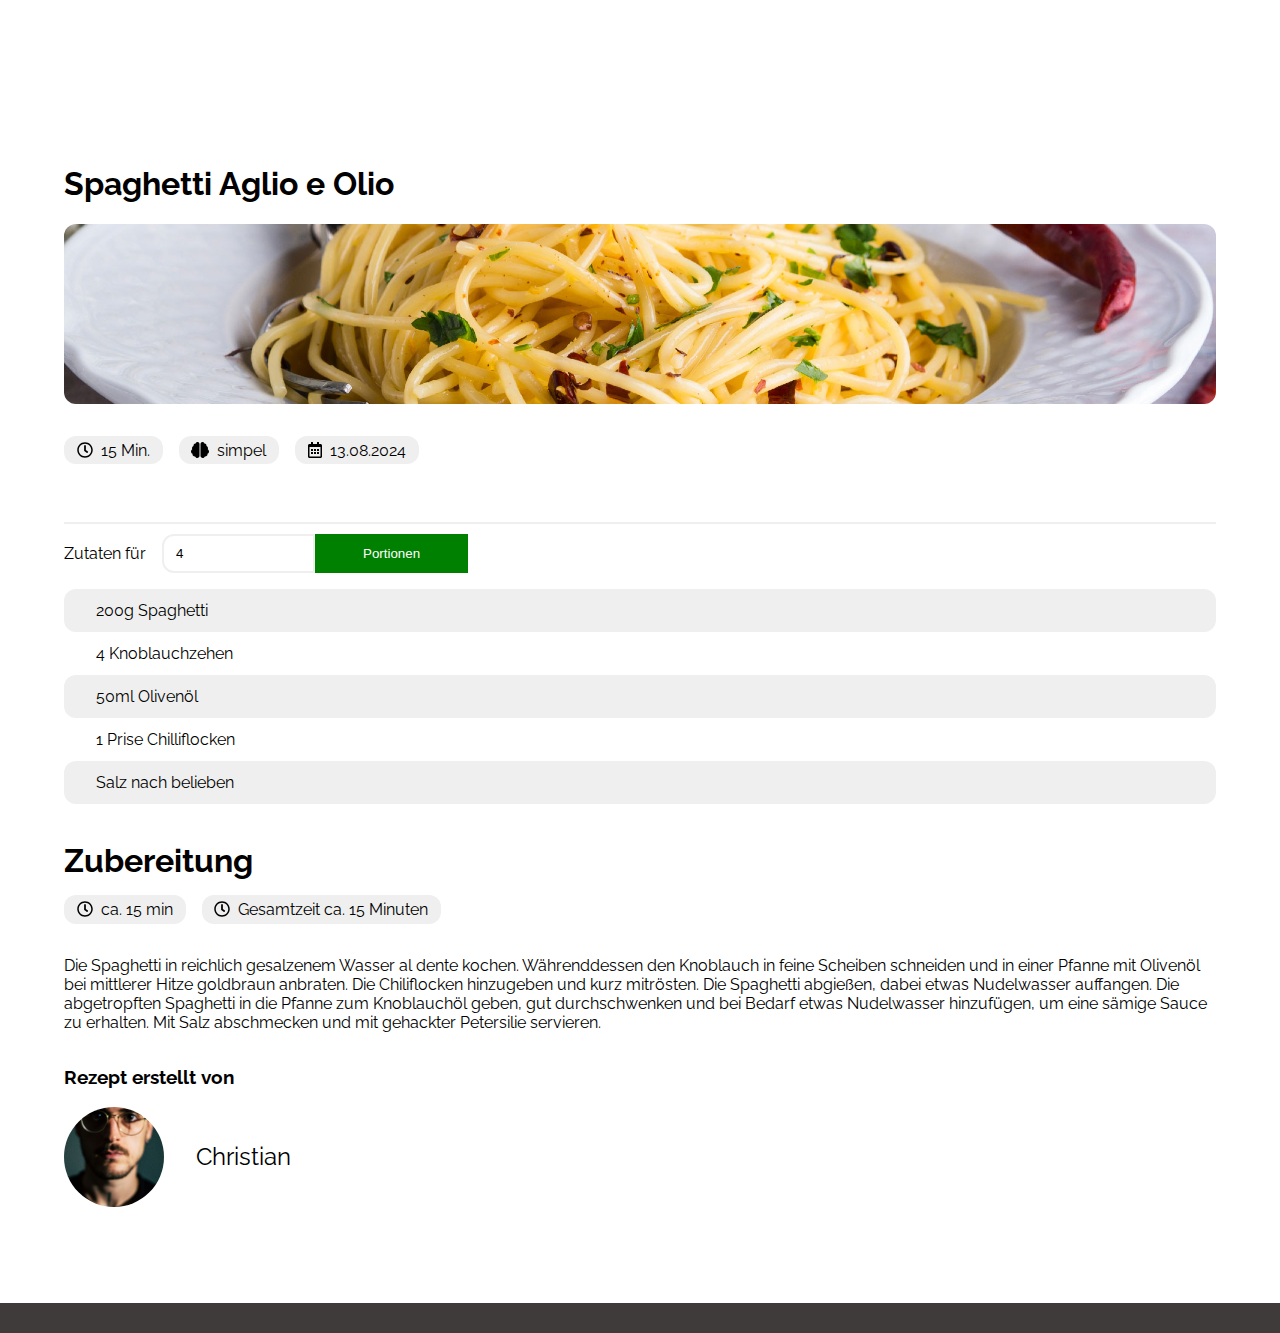
<file: spaghetti.html>
<!DOCTYPE html>
<html lang="en">

<head>
  <meta charset="UTF-8" />
  <meta name="viewport" content="width=device-width, initial-scale=1.0" />
  <title>Kochwelt</title>
  <link rel="stylesheet" href="./css/style.css" />
  <link rel="stylesheet" href="./css/recipeRichard.css" />
  <link rel="icon" href="./assets/img/logo_small.png" />
  <script src="https://code.jquery.com/jquery-3.3.1.js" integrity="sha256-2Kok7MbOyxpgUVvAk/HJ2jigOSYS2auK4Pfzbm7uH60="
    crossorigin="anonymous">
    </script>
  <script>
    $(function () {
      $("#header").load("header.html");
      $("#footer").load("footer.html");
    });
  </script>
</head>

<body>
  <!-- HEADER SECTION ######################################################################################################### -->

  <div id="header"></div>


  <!-- MAIN CONTENT SECTION ############################################################################################## -->
  <main>
    <!-- recipeTopSection -->
    <section class="recipeTopSection basicContentWidth">
      <h1>Spaghetti Aglio e Olio</h1>
      <div class="imageBoxRecipeTopSection">
        <img class="imageCover" src="./assets/img/spaghetti-AEO.jpg" alt="Spaghetti" />
      </div>
      <div class="recipeDataContainer">
        <div class="recipeDataBox">
          <img src="./assets/img/clock-regular.svg" alt="Dauer der Zubereitung" />
          <p>15 Min.</p>
        </div>
        <div class="recipeDataBox">
          <img src="./assets/img/brain-solid.svg" alt="Schwierigkeit" />
          <p>simpel</p>
        </div>
        <div class="recipeDataBox">
          <img src="./assets/img/calendar-alt-regular.svg" alt="Erstellt am:" />
          <p>13.08.2024</p>
        </div>
      </div>
      <div class="divider"></div>
    </section>

    <!-- recipeMiddleSection -->
    <section class="recipeMiddleSection basicContentWidth">
      <div class="recipeInputPortionContainer">
        <div>Zutaten für</div>
        <input onfocus="enterToCalculat()" type="number" min="1" name="" value="4" id="recipeNumberOfPortion" />
        <button onclick="calculateAmount()" class="button-green">Portionen</button>
      </div>

      <!-- recipeIncredientsList -->
      <ul class="recipeIncredientsList">
        <li class="liCappucino">
          <div id="recipeIncredientsNumber-1"><span>200</span>g Spaghetti</div>
        </li>

        <li>
          <div id="recipeIncredientsNumber-2">
            <span>4</span> Knoblauchzehen
          </div>
        </li>

        <li class="liCappucino">
          <div id="recipeIncredientsNumber-3"><span>50</span>ml Olivenöl</div>
        </li>

        <li>
          <div id="recipeIncredientsNumber-4"><span>1</span> Prise Chilliflocken</div>
        </li>

        <li class="liCappucino">
          <div id="recipeIncredientsNumber-5">Salz nach belieben</div>
        </li>
      </ul>
    </section>

    <!-- recipeBottomSection -->
    <section class="recipeBottomSection basicContentWidth">
      <h1>Zubereitung</h1>
      <!-- recipeDataContainer -->
      <div class="recipeDataContainer">
        <div class="recipeDataBox">
          <img src="./assets/img/clock-regular.svg" alt="Zubereitungsdauer" />
          <p>ca. 15 min</p>
        </div>
        <div class="recipeDataBox">
          <img src="./assets/img/clock-regular.svg" alt="Zubereitungsdauer gesamt" />
          <p>Gesamtzeit ca. 15 Minuten</p>
        </div>
      </div>
      <!-- recipe text -->
      <p>
        Die Spaghetti in reichlich gesalzenem Wasser al dente kochen. Währenddessen den Knoblauch in feine Scheiben schneiden und in einer Pfanne mit Olivenöl bei mittlerer Hitze goldbraun anbraten. Die Chiliflocken hinzugeben und kurz mitrösten. Die Spaghetti abgießen, dabei etwas Nudelwasser auffangen. Die abgetropften Spaghetti in die Pfanne zum Knoblauchöl geben, gut durchschwenken und bei Bedarf etwas Nudelwasser hinzufügen, um eine sämige Sauce zu erhalten. Mit Salz abschmecken und mit gehackter Petersilie servieren.
      </p>
      <h3>Rezept erstellt von</h3>
      <div class="profileChef">
        <img src="./assets/img/czela.jpg" alt="Profile Image">
        <p>Christian</p>
      </div>
    </section>
  </main>
  <!-- FOOTER SECTION ##################################################################################################### -->
  <footer id="footer"></footer>

</body>
<script src="./js/calculateIncredients.js"></script>

</html>
</file>
<file: css/style.css>
/* BASIC PROPORTIES ####################################################################################################### */

@font-face {
  font-family: "Raleway";
  src: url(../assets/fonts/Raleway-VariableFont_wght.ttf);
}

* {
  box-sizing: border-box;
}

html {
  scroll-behavior: smooth;
}

body {
  font-size: 16px;
  margin: 0;
  font-family: "Raleway";
  display: flex;
  flex-direction: column;
  min-height: 100vh;
}

:root {
  --color-fontMain: rgb(0, 0, 0);
  --color-backgroundWhite: rgb(255, 255, 255);
  --color-backgroundCappucino: rgb(239, 239, 239);
  --color-backgroundMokka: rgb(64, 59, 59);
  --color-themeGreen: rgb(0, 128, 0);
}

/* BASIC CLASSES ############################################################################################################ */

.basicContentWidth {
  width: 100%;
  max-width: 1440px;
  padding-left: 4rem;
  padding-right: 4rem;
  margin: 0 auto;
  display: flex;
}


/*-- HEADER SECTION ######################################################################################################### */

header {
  display: flex;
  justify-content: center;
  height: 112px;
  width: 100%;
  position: fixed;
  background-color: white;
  box-shadow: 0px 0px 30px var(--color-backgroundCappucino);
  z-index: 2;
}

.header-section {
  display: flex;
  flex-direction: row;
  justify-content: space-between;
  align-items: flex-end;
  height: 100%;
}

.kochwelt-logo-box {
  height: 100%;
  display: flex;
  align-items: center;
}

.kochwelt-logo {
  height: 96px;
}

.nav-bar {
  display: flex;
  margin-bottom: 10px;
}

.nav-link-box {
  display: flex;
  flex-direction: column;
  justify-content: flex-end;
  margin-left: 1rem;
}

.nav-link-box:hover {
  color: var(--color-themeGreen);
}

.nav-link {
  color: var(--color-backgroundMokka);
  font-weight: 700;
  text-decoration: none;
  transition: all 0.2s ease;
}

.nav-link:hover {
  color: var(--color-themeGreen);
  text-decoration: underline 4px;
  text-underline-offset: 8px;
}

.button-green {
  color: white;
  background-color: var(--color-themeGreen);
  border: none;
  align-self: flex-start;
  padding: 0.75rem 3rem;
}

.button-green:hover {
  box-shadow: 0 0 3px var(--color-themeGreen);
}


/* BURGER MENU ######################################################################################################### */

.burgerMenuContainer {
  transition: all 0.3s ease-in-out;
  position: fixed;
  top: -500px;
  right: 0px;
  width: 100%;
  z-index: 1;
  background-color: var(--color-backgroundCappucino);
  border-radius: 0 0 12px 12px;
}

.burger-menu {
  opacity: 0;
  display: none;
  font-weight: 700;
  color: var(--color-backgroundMokka);
  transition: all 0.3s ease-in-out;
}

.burger-menu-item:hover .nav-link {
  color: var(--color-themeGreen);

}

.burger-menu-item {
  padding-bottom: 32px;
  padding-top: 32px;
  text-align: center;
  /*box-shadow: 0 5px 10px -5px var(--color-backgroundCappucino);*/
  cursor: pointer;
  transition: all 0.2s ease;
}

.burger-menu .nav-link:not(:last-child) .burger-menu-item{
  border-bottom:2px solid #e3e3e3;
}

.burger-menu div:hover {
  color: var(--color-themeGreen);
  text-decoration: underline 4px;
  text-underline-offset: 8px;
}

.burger-menu-icon {
  display: flex;
  flex-direction: column;
  display: none;
  cursor: pointer;
  width: 2rem;
  height: 1.5rem;
  justify-content: space-between;
}

.burger-menu-icon:hover .burger-menu-line {
  background-color: var(--color-themeGreen);
}

.burger-menu-line {
  width: 100%;
  height: 0.25rem;
  background-color: var(--color-backgroundMokka);
  transition: all 0.2s ease;
}

.opacity-one {
  opacity: 1;
}

.display-block {
  display: block;
  top: 112px;
}

/*-- BurgerIcon X ANIMATION ######################################################################################################### */

.x:nth-of-type(1) {
  transition: all 200ms ease-in-out;
  transform: rotate(45deg);
  transform-origin: top left;
  width: 31px;
}

.x:nth-of-type(2) {
  transition: all 200ms ease-in-out;
  transform-origin: center;
  width: 0;
}

.x:nth-of-type(3) {
  transition: all 200ms ease-in-out;
  transform: rotate(-45deg);
  transform-origin: bottom left;
  width: 31px;
}

/*-- MAIN SECTION ######################################################################################################### */

main {
  flex: 1;
  margin-top: 112px;
}

.flexColumn {
  flex-direction: column;
}

/*-- FOOTER SECTION ######################################################################################################### */

footer {
  color: white;
  background-color: var(--color-backgroundMokka);
  display: flex;
  flex-direction: column;
  align-items: center;
  padding: 10px 0 20px;
}

footer .basicContentWidth {
  display: flex;
  flex-direction: column;
}

.footer-logo {
  height: 64px;
  filter: invert();
}

.footer-content-box {
  width: 100%;
  display: flex;
  justify-content: space-between;
  align-items: center;
}

.social-media-box-footer {
  display: flex;
  flex-direction: row;
}

.social-media-link {
  filter: invert();

}

.social-media-link img {
  height: 32px;
  width: auto;
  margin-left: 1rem;
}

.divider {
  height: 2px;
  width: 100%;
  background-color: var(--color-backgroundCappucino);
  margin: 10px auto;
}

.footer-nav-bar a {
  color: white;
  text-decoration: none;
  margin-left: 1rem;
  transition: all 0.2s ease;
}

.footer-nav-bar a:hover {
  text-decoration: underline;
}

.lower-footer {
  display: flex;
  justify-content: space-between;
  align-items: center;
  margin-top: 10px;
}


/* ################################################################################################# */
/* ######################################################################################################## */
/* MEDIA QUERYS ############################################################################################# */


@media screen and (width < 1200px) and (orientation: landscape) {

  .header, .burgerMenuContainer{
    position: static;
  }

  main {
    margin-top: 0;
  }

  p{
    font-size: 16px;
    -webkit-text-size-adjust: 100%;
  }
}



@media screen and (width < 900px) {
  #navBar {
    display: none;
  }

  .burger-menu-icon {
    display: flex;
  }

  .header-section {
    align-items: center;
  }

  .nav-bar {
    margin-bottom: 0;
  }

  .basicContentWidth {
    padding-left: 2rem;
    padding-right: 2rem;
  }
}

@media screen and (width < 700px) {
  .kochwelt-logo {
    height: 5rem;
  }

  header {
    height: 96px;
  }

  .main {
    margin-top: 96px;
  }

  .display-block {
    top: 96px;
}

  .lower-footer {
    flex-direction: column;
  }

  .footer-nav-bar {
    display: flex;
    gap: 1rem;
    margin-bottom: 0.5rem;
    margin-top: 0.5rem;
  }

  .footer-nav-bar a {
    color: white;
    text-decoration: none;
    margin-left: 0;
    transition: all 0.2s ease;
  }
}


@media screen and (width < 500px) {
  .basicContentWidth {
    padding-left: 1rem;
    padding-right: 1rem;
  }

  .footer-content-box {
    flex-direction: column;
  }

  .social-media-box-footer {
    display: flex;
    gap: 1rem;
    margin: 10px 0 10px 0;

  }

  .social-media-link img {
    margin-left: 0;
  }

  .kochwelt-logo {
    height: 4rem;
  }

  header {
    height: 96px;
  }

  .main {
    margin-top: 96px;
  }

  .burger-menu-line {
    height: 0.2rem;
  }
}
</file>
<file: css/index.css>
/* BASIC PROPORTIES ####################################################################################################### */

/* MAIN CONTENT CLASSES ############################################################################################################ */

main {
  margin-bottom: 50px;
}

/* SECTION TOP ++++++++++++++++++++++++++++++++++++++++++++++++++++++++++++++ */


.section-top {
  padding: 4rem 0 4rem 0;
}

.section-top-img-box {
  height: 300px;
}

.section-top-img {
  width: 100%;
  height: 100%;
  object-fit: cover;
  border-radius: 12px;
  transition: all 0.2s ease-in-out;
}

.section-top-img:hover {
  filter: drop-shadow(0px 3px 3px var(--color-backgroundMokka));
  scale: 101%;
}

.section-top-content-box {
  padding: 0 2rem 0 2rem;
  flex: 1;
  display: flex;
  flex-direction: column;
  /* justify-content: space-between; */
}

.section-top-content-box h2 {
  margin-top: 0;
  margin-bottom: 0;
}

.section-top-content-box p {
  margin-bottom: 3rem;
}

.button-green {
  color: white;
  background-color: var(--color-themeGreen);
  border: none;
  align-self: flex-start;
  padding: 0.75rem 3rem;
}

a.button-green {
  text-decoration: none;
}


/* SECTION MIDDLE ++++++++++++++++++++++++++++++++++++++++++++++++++++++++++++++ */

.section-middle {
  background-color: var(--color-backgroundCappucino);
}

.sectionMiddleFlex {
  display: flex;
  flex-direction: column;
  align-items: center;
  padding-top: 4rem;
  padding-bottom: 4rem;
}

.food-container {
  width: 100%;
  display: flex;
  justify-content: space-between;
}

.food-box {
  display: flex;
  flex-direction: column;
  align-items: center;
}

.section-middle h2 {
  margin-bottom: 32px;
}

.food-box p {
  font-weight: 700;
  margin-top: 16px;
}

.food-image {
  height: 300px;
  aspect-ratio: 1 / 1;
  object-fit: cover;
  border-radius: 12px;
}

img.food-image {
  transition: all 0.2s ease-in-out;
}

.section-middle img.food-image:hover {
  filter: drop-shadow(0px 3px 3px var(--color-backgroundMokka));
  scale: 101%;
}

.food-container a {
  text-decoration: none;
  color: #000;
}

.food-container a:hover {
  color: var(--color-themeGreen);
}

/* SECTION BOTTOM ++++++++++++++++++++++++++++++++++++++++++++++++++++++++++++++ */

.sectionBottomFlex h2 {
  font-size: 1.5rem;
}

.sectionBottomFlex {
  display: flex;
  flex-direction: column;
  align-items: center;
  padding-top: 4rem;
  padding-bottom:2rem;
}

.sectionBottomFlex img {
  margin-left: 2rem;
}

.sectionBottomContent {
  display: flex;
  align-items: center;
}


/* ################################################################################################# */
/* ######################################################################################################## */
/* MEDIA QUERYS ############################################################################################# */




@media screen and (width < 1120px) {
  .section-top{
    padding-top:32px;
  }
  .section-top .basicContentWidth, .section-bottom .basicContentWidth {
    flex-direction: column;
  }

  .section-bottom .sectionBottomContent {
    flex-direction: column-reverse;
  }

  .section-bottom .food-image{
    aspect-ratio: unset;
    width:100%;
    height:300px;
    margin:0 0 20px 0;
  }

  .section-top-content-box {
    padding: 2rem 0 0;
  }

  .food-container {
    gap: 20px;
  }

  .food-container a {
    flex-basis: 100%;
  }

  .section-middle .food-image {
    height: unset;
    width: 100%;
  }
  .sectionBottomFlex {
    padding-bottom:0;
  }
  
}

@media screen and (width < 700px) {
  .section-top{
    padding-top:16px;
  }
  .food-container {
    flex-direction: column;
  }

  .section-middle .food-image {
    aspect-ratio: 3 / 1;
  }
 

}
</file>
<file: css/recipeRichard.css>
/*-- MAIN SECTION ######################################################################################################### */

/* recipeTopSection */
main {
  flex: 1;
  margin-top: 112px;
}

.recipeTopSection {
  display: flex;
  flex-direction: column;
  padding-top: 2rem;
}

.imageBoxRecipeTopSection {
  width: 100%;
  height: 180px;
  border-radius: 12px;
  overflow: hidden;
}

.recipeDataContainer {
  display: flex;
  align-items: center;
}

.imageCover {
  width: 100%;
  height: 100%;
  object-fit: cover;
}

.recipeDataBox {
  background-color: var(--color-backgroundCappucino);
  margin-right: 1rem;
  display: flex;
  align-items: center;
  padding: 0.3rem 0.8rem;
  border-radius: 12px;
  margin-top: 2rem;
  margin-bottom: 3rem;
}

.recipeDataBox img {
  height: 1rem;
  width: auto;
  margin-right: 0.5rem;
}

.recipeDataBox p {
  margin: 0;
}

/* recipeMiddleSection */

.recipeMiddleSection {
  display: flex;
  flex-direction: column;
}

.recipeInputPortionContainer {
  display: flex;
  align-items: center;
  height: 39px;
}

.button-green {
  color: white;
  background-color: var(--color-themeGreen);
  border: none;
  align-self: flex-start;
  padding: 0.75rem 3rem;
  cursor: pointer;
  transition: all 0.2s ease;
}
.button-green:hover {
  box-shadow: 0 0 3px var(--color-themeGreen);
}

#recipeNumberOfPortion {
  border-top-left-radius: 12px;
  border-bottom-left-radius: 12px;
  border: solid 2px var(--color-backgroundCappucino);
  margin-left: 1rem;
  padding-left: 0.75rem;
  outline: none;
  width: 153px;
  height: 100%; 
}

.recipeIncredientsList {
  padding-left: 0;
}

.recipeIncredientsList li {
  height: auto;
  border-radius: 12px;
  list-style-type: none;
  padding: 0.75rem 2rem;
  display: flex;
  align-items: center;
}

.liCappucino {
  background-color: var(--color-backgroundCappucino);
}

/* recipeBottomSection */

.recipeBottomSection {
  display: flex;
  flex-direction: column;
}
.recipeBottomSection h1 {
  margin-bottom: 0;
}
.recipeBottomSection .recipeDataBox {
  margin-top: 1rem;
  margin-bottom: 1rem;
}

.profileChef {
  display: flex;
  align-items: center;
  margin-bottom: 6rem;
}
.profileChef img {
  width: 100px;
  height: 100px;
  object-fit: cover;
  border-radius: 50%;
}
.profileChef p {
  font-size: 1.5rem;
  margin-left: 2rem;
}


/* ################################################################################################################################ */
/*-- MEDIA QUERYS ######################################################################################################### */
/* ############################################################################################################################# */

@media screen and (width < 1200px) and (orientation: landscape) {

  main {
    margin-top: 0;
  }
}


@media screen and (width < 700px) {
  
  .recipeTopSection h1 {
    text-align: center;
  }
  
  .recipeDataContainer {
    justify-content: center;
  }
  
  .recipeBottomSection .recipeDataContainer {
    flex-direction: column;
    align-items: flex-start;
    gap: 1rem;
    margin: 2rem 0 1rem 0;
  }
  
  .recipeBottomSection .recipeDataBox {
    margin: 0 0 0 0;
  }

  .recipeInputPortionContainer {
    justify-content: center;
  }
}

@media screen and (width < 500px) {

  .recipeTopSection .recipeDataContainer {
    flex-direction: column;
    padding: 2rem 0 1rem 0;
    gap: 1rem;
  }
  .recipeDataBox {
    margin: 0;
  }

  .recipeInputPortionContainer {
    flex-direction: column;
    height: auto;
    align-items: center;
    gap: 1rem;
    margin: 1rem 0 1rem 0;
  }
  .button-green {
    align-self: center;
  }
  #recipeNumberOfPortion {
    margin: 0;
    height: 39px;
    border-radius: 12px;
  }
  .recipeIncredientsList li {
    padding: 0.75rem 2rem;
    height: auto;
  }

}
</file>
<file: css/kontakt.css>
/* BASIC PROPORTIES ####################################################################################################### */

@font-face {
  font-family: "Raleway";
  src: url(../assets/fonts/Raleway-VariableFont_wght.ttf);
}

* {
  box-sizing: border-box;
}

html {
  scroll-behavior: smooth;
}

body {
  font-size: 16px;
  margin: 0;
  font-family: "Raleway";
  display: flex;
  flex-direction: column;
  min-height: 100vh;
}

:root {
  --color-fontMain: rgb(0, 0, 0);
  --color-backgroundWhite: rgb(255, 255, 255);
  --color-backgroundCappucino: rgb(239, 239, 239);
  --color-backgroundMokka: rgb(64, 59, 59);
  --color-themeGreen: rgb(0, 128, 0);
}

/* BASIC CLASSES ############################################################################################################ */

.basicContentWidth {
  width: 100%;
  max-width: 1440px;
  padding-left: 4rem;
  padding-right: 4rem;
  margin: 0 auto;
  display: flex;
}

.displayFlex {
  display: flex;
}

.displayNone {
  display: none;
}

.displayBlock {
  display: block;
}

.opacityZero {
  opacity: 0;
}

.opacityOne {
  opacity: 1;
}


/*-- HEADER SECTION ######################################################################################################### */



/*-- MAIN SECTION ######################################################################################################### */

.main {
  flex: 1;
  margin-top: 112px;
}

.basicContentWidth.contact-align {
  flex-grow: 1;
  justify-content: center;
  align-items: center;
  margin:16px auto;
}

.contact-form-container {
  width: 400px;
  height: 500px;
  background-color: var(--color-backgroundCappucino);
  border-radius: 20px;
  padding: 1rem;
  box-shadow: 5px 5px 10px rgba(64, 59, 59, 0.2);
}

.messageAfterContact {
  width: 400px;
  height: 500px;
  background-color: var(--color-backgroundCappucino);
  border-radius: 20px;
  padding: 1rem;
  box-shadow: 5px 5px 10px rgba(64, 59, 59, 0.2);
}

.form-headline {
  font-size: 2rem;
  margin-top: 0;
}

.form-box {
  display: flex;
  flex-direction: column;
}

.formButtonBox {
  display: flex;
  justify-content: center;
}

.form-box button {
  color: white;
  background-color: var(--color-themeGreen);
  border: none;
  align-self: flex-start;
  padding: 0.75rem 3rem;
  cursor: pointer;
}

.form-box button:hover {
  box-shadow: 0 0 3px var(--color-themeGreen);
}

.form-box input {
  margin-bottom: 1rem;
  font-size: 1rem;
  padding: 0.5rem;
  border-radius: 0.5rem;
  border: none;
}

.form-box textarea {
  height: 10rem;
  resize: none;
  padding: 0.5rem;
  margin-bottom: 2rem;
  border-radius: 0.5rem;
  border: none;
}

.countdownContainer {
  height: 300px;
  display: flex;
  justify-content: center;
  align-items: center;
}

.countdown {
  font-size: 5rem;
  font-weight: 700;
  transition: opacity 0.2s ease-in-out;
}

/*-- FOOTER SECTION ######################################################################################################### */
@media screen and (width < 1200px) and (orientation: landscape) {
  .main {
    margin-top: 0;
  }
}


@media screen and (width < 900px) {
  .basicContentWidth{
    padding-left: 2rem;
    padding-right: 2rem;
  }
}

@media screen and (width < 500px) {
  .basicContentWidth {
    padding-left: 1rem;
    padding-right: 1rem;
  }
}
</file>
